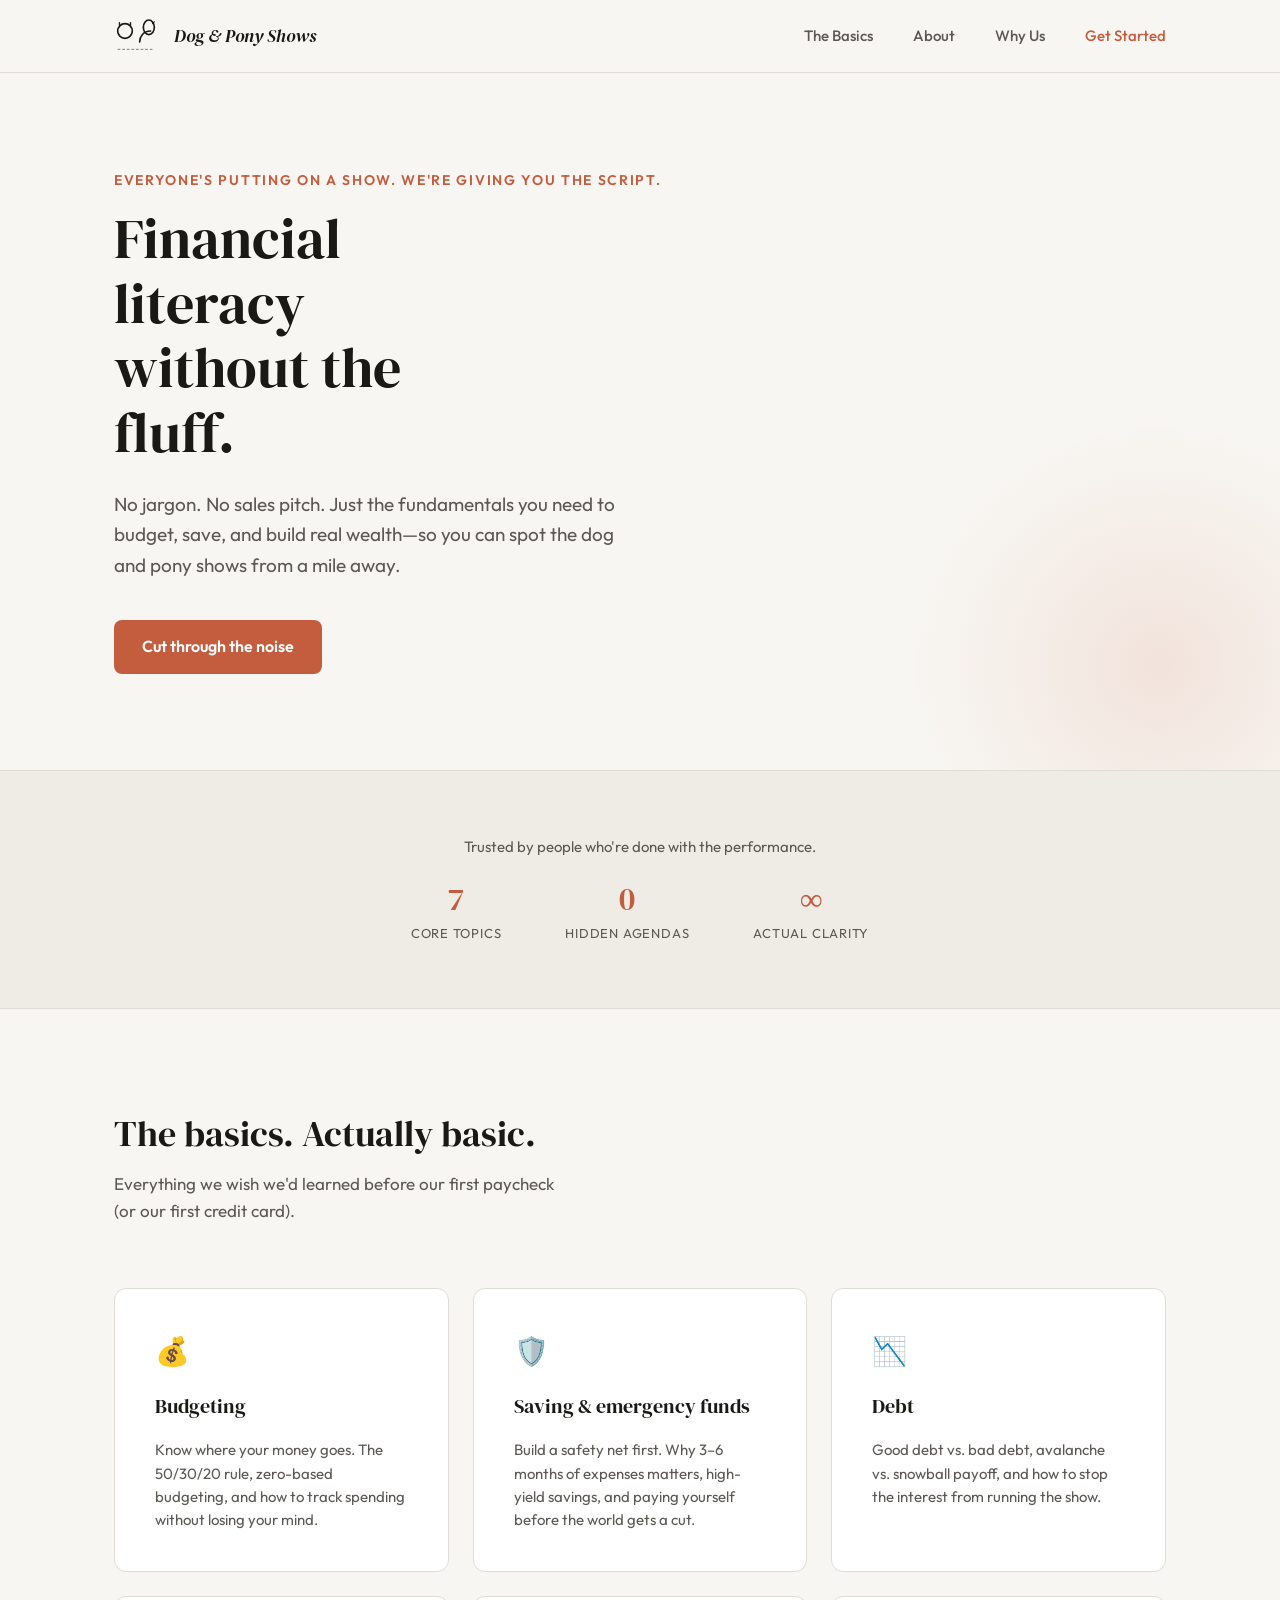
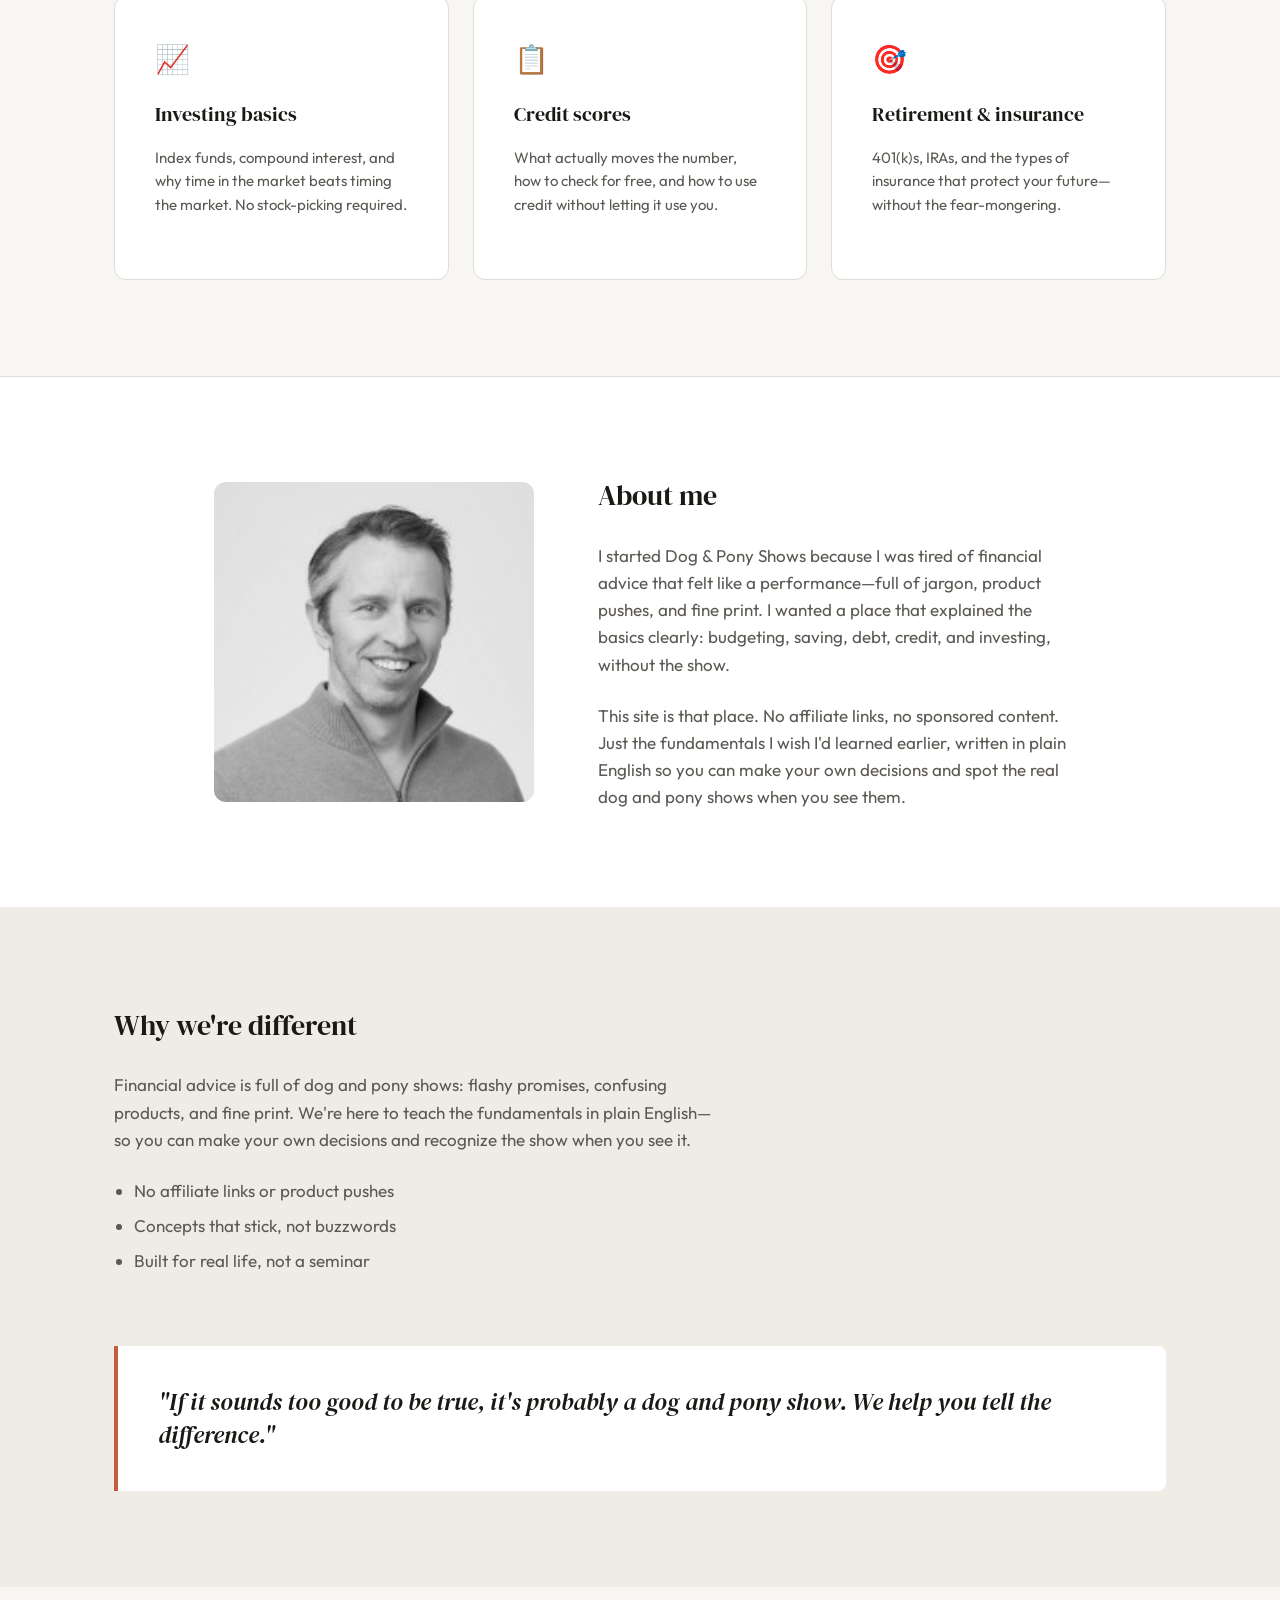
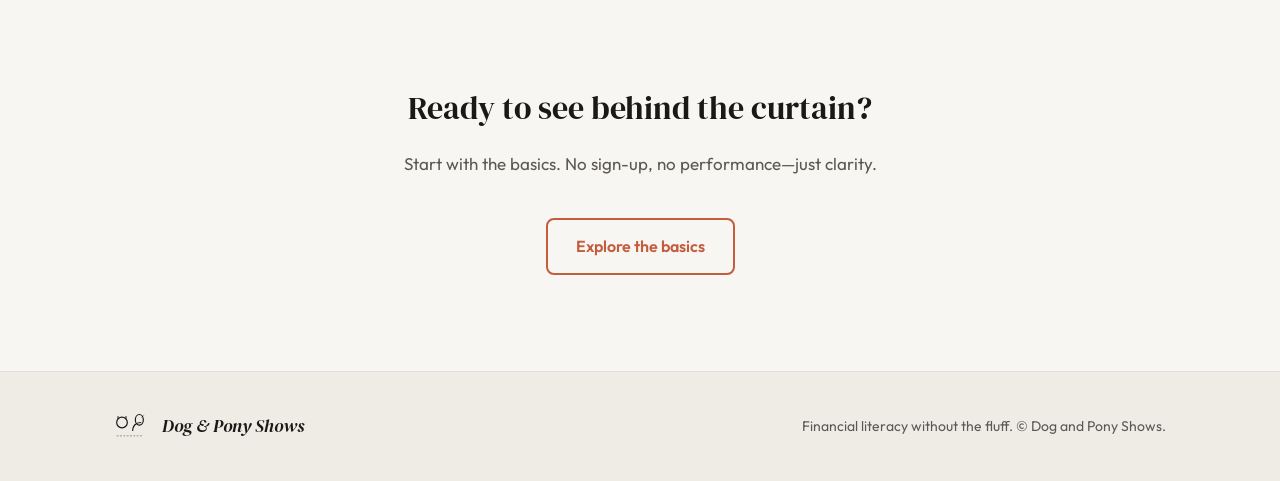
<file: index.html>
<!DOCTYPE html>
<html lang="en">
<head>
  <meta charset="UTF-8">
  <meta name="viewport" content="width=device-width, initial-scale=1.0">
  <title>Dog & Pony Shows | Financial Literacy Without the Fluff</title>
  <meta name="description" content="Cut through the show. Master the basics of budgeting, saving, debt, and investing with straightforward financial literacy.">
  <link rel="icon" type="image/svg+xml" href="favicon.svg">
  <link rel="preconnect" href="https://fonts.googleapis.com">
  <link rel="preconnect" href="https://fonts.gstatic.com" crossorigin>
  <link href="https://fonts.googleapis.com/css2?family=DM+Serif+Display:ital@0;1&family=Outfit:wght@300;400;500;600;700&display=swap" rel="stylesheet">
  <link rel="stylesheet" href="styles.css">
</head>
<body>
  <header class="site-header">
    <div class="container header-inner">
      <a href="index.html" class="logo" aria-label="Dog and Pony Shows Home">
        <svg class="logo-mark" viewBox="0 0 48 40" fill="none" xmlns="http://www.w3.org/2000/svg" aria-hidden="true">
          <!-- Dog: rounded head, ears -->
          <circle cx="12" cy="14" r="8" stroke="currentColor" stroke-width="1.8"/>
          <path d="M6 8v-3M18 8v-3" stroke="currentColor" stroke-width="1.5" stroke-linecap="round"/>
          <!-- Pony: longer face, arched neck -->
          <path d="M28 26c0-6 4-12 12-12" stroke="currentColor" stroke-width="1.8" stroke-linecap="round"/>
          <ellipse cx="38" cy="10" rx="6" ry="8" stroke="currentColor" stroke-width="1.8"/>
          <path d="M42 6l2-2" stroke="currentColor" stroke-width="1.2" stroke-linecap="round"/>
          <!-- Stage line -->
          <path d="M4 34h40" stroke="currentColor" stroke-width="1" stroke-dasharray="3 2" opacity="0.6"/>
        </svg>
        <span class="logo-text">Dog & Pony Shows</span>
      </a>
      <nav class="nav">
        <a href="index.html#basics">The Basics</a>
        <a href="index.html#about-me">About</a>
        <a href="index.html#about">Why Us</a>
        <a href="index.html#start" class="nav-cta">Get Started</a>
      </nav>
    </div>
  </header>

  <main>
    <section class="hero">
      <div class="container hero-inner">
        <p class="hero-tagline">Everyone's putting on a show. We're giving you the script.</p>
        <h1 class="hero-title">Financial literacy without the fluff.</h1>
        <p class="hero-desc">No jargon. No sales pitch. Just the fundamentals you need to budget, save, and build real wealth—so you can spot the dog and pony shows from a mile away.</p>
        <a href="#basics" class="btn btn-primary">Cut through the noise</a>
      </div>
      <div class="hero-accent" aria-hidden="true"></div>
    </section>

    <section class="social-proof">
      <div class="container">
        <p class="social-proof-text">Trusted by people who're done with the performance.</p>
        <div class="stat-row">
          <div class="stat"><span class="stat-num">7</span> <span class="stat-label">Core topics</span></div>
          <div class="stat"><span class="stat-num">0</span> <span class="stat-label">Hidden agendas</span></div>
          <div class="stat"><span class="stat-num">∞</span> <span class="stat-label">Actual clarity</span></div>
        </div>
      </div>
    </section>

    <section id="basics" class="basics">
      <div class="container">
        <h2 class="section-title">The basics. Actually basic.</h2>
        <p class="section-subtitle">Everything we wish we'd learned before our first paycheck (or our first credit card).</p>

        <div class="cards">
          <a href="budgeting.html" class="card-link">
            <article class="card">
              <div class="card-icon" aria-hidden="true">💰</div>
              <h3>Budgeting</h3>
              <p>Know where your money goes. The 50/30/20 rule, zero-based budgeting, and how to track spending without losing your mind.</p>
            </article>
          </a>
          <a href="saving.html" class="card-link">
            <article class="card">
              <div class="card-icon" aria-hidden="true">🛡️</div>
              <h3>Saving & emergency funds</h3>
              <p>Build a safety net first. Why 3–6 months of expenses matters, high-yield savings, and paying yourself before the world gets a cut.</p>
            </article>
          </a>
          <a href="debt.html" class="card-link">
            <article class="card">
              <div class="card-icon" aria-hidden="true">📉</div>
              <h3>Debt</h3>
              <p>Good debt vs. bad debt, avalanche vs. snowball payoff, and how to stop the interest from running the show.</p>
            </article>
          </a>
          <a href="investing.html" class="card-link">
            <article class="card">
              <div class="card-icon" aria-hidden="true">📈</div>
              <h3>Investing basics</h3>
              <p>Index funds, compound interest, and why time in the market beats timing the market. No stock-picking required.</p>
            </article>
          </a>
          <a href="credit-cards.html" class="card-link">
            <article class="card">
              <div class="card-icon" aria-hidden="true">📋</div>
              <h3>Credit scores</h3>
              <p>What actually moves the number, how to check for free, and how to use credit without letting it use you.</p>
            </article>
          </a>
          <a href="retirement-insurance.html" class="card-link">
            <article class="card">
              <div class="card-icon" aria-hidden="true">🎯</div>
              <h3>Retirement & insurance</h3>
              <p>401(k)s, IRAs, and the types of insurance that protect your future—without the fear-mongering.</p>
            </article>
          </a>
        </div>
      </div>
    </section>

    <section id="about-me" class="about-me">
      <div class="container about-me-inner">
        <div class="about-me-photo">
          <img src="images/paddym.jpeg" alt="Photo of the author" width="320" height="320" onerror="this.onerror=null; this.src='https://placehold.co/320x320/efece6/5c5954?text=Photo';">
        </div>
        <div class="about-me-content">
          <h2>About me</h2>
          <p>I started Dog & Pony Shows because I was tired of financial advice that felt like a performance—full of jargon, product pushes, and fine print. I wanted a place that explained the basics clearly: budgeting, saving, debt, credit, and investing, without the show.</p>
          <p>This site is that place. No affiliate links, no sponsored content. Just the fundamentals I wish I'd learned earlier, written in plain English so you can make your own decisions and spot the real dog and pony shows when you see them.</p>
        </div>
      </div>
    </section>

    <section id="about" class="about">
      <div class="container about-inner">
        <div class="about-content">
          <h2>Why we're different</h2>
          <p>Financial advice is full of dog and pony shows: flashy promises, confusing products, and fine print. We're here to teach the fundamentals in plain English—so you can make your own decisions and recognize the show when you see it.</p>
          <ul class="about-list">
            <li>No affiliate links or product pushes</li>
            <li>Concepts that stick, not buzzwords</li>
            <li>Built for real life, not a seminar</li>
          </ul>
        </div>
        <blockquote class="pullquote">
          "If it sounds too good to be true, it's probably a dog and pony show. We help you tell the difference."
        </blockquote>
      </div>
    </section>

    <section id="start" class="cta">
      <div class="container cta-inner">
        <h2>Ready to see behind the curtain?</h2>
        <p>Start with the basics. No sign-up, no performance—just clarity.</p>
        <a href="#basics" class="btn btn-secondary">Explore the basics</a>
      </div>
    </section>
  </main>

  <footer class="site-footer">
    <div class="container footer-inner">
      <a href="index.html" class="logo logo-footer">
        <svg class="logo-mark" viewBox="0 0 48 40" fill="none" xmlns="http://www.w3.org/2000/svg" aria-hidden="true">
          <circle cx="12" cy="14" r="8" stroke="currentColor" stroke-width="1.8"/>
          <path d="M6 8v-3M18 8v-3" stroke="currentColor" stroke-width="1.5" stroke-linecap="round"/>
          <path d="M28 26c0-6 4-12 12-12" stroke="currentColor" stroke-width="1.8" stroke-linecap="round"/>
          <ellipse cx="38" cy="10" rx="6" ry="8" stroke="currentColor" stroke-width="1.8"/>
          <path d="M42 6l2-2" stroke="currentColor" stroke-width="1.2" stroke-linecap="round"/>
          <path d="M4 34h40" stroke="currentColor" stroke-width="1" stroke-dasharray="3 2" opacity="0.6"/>
        </svg>
        <span class="logo-text">Dog & Pony Shows</span>
      </a>
      <p class="footer-tagline">Financial literacy without the fluff. &copy; Dog and Pony Shows.</p>
    </div>
  </footer>
</body>
</html>
</file>
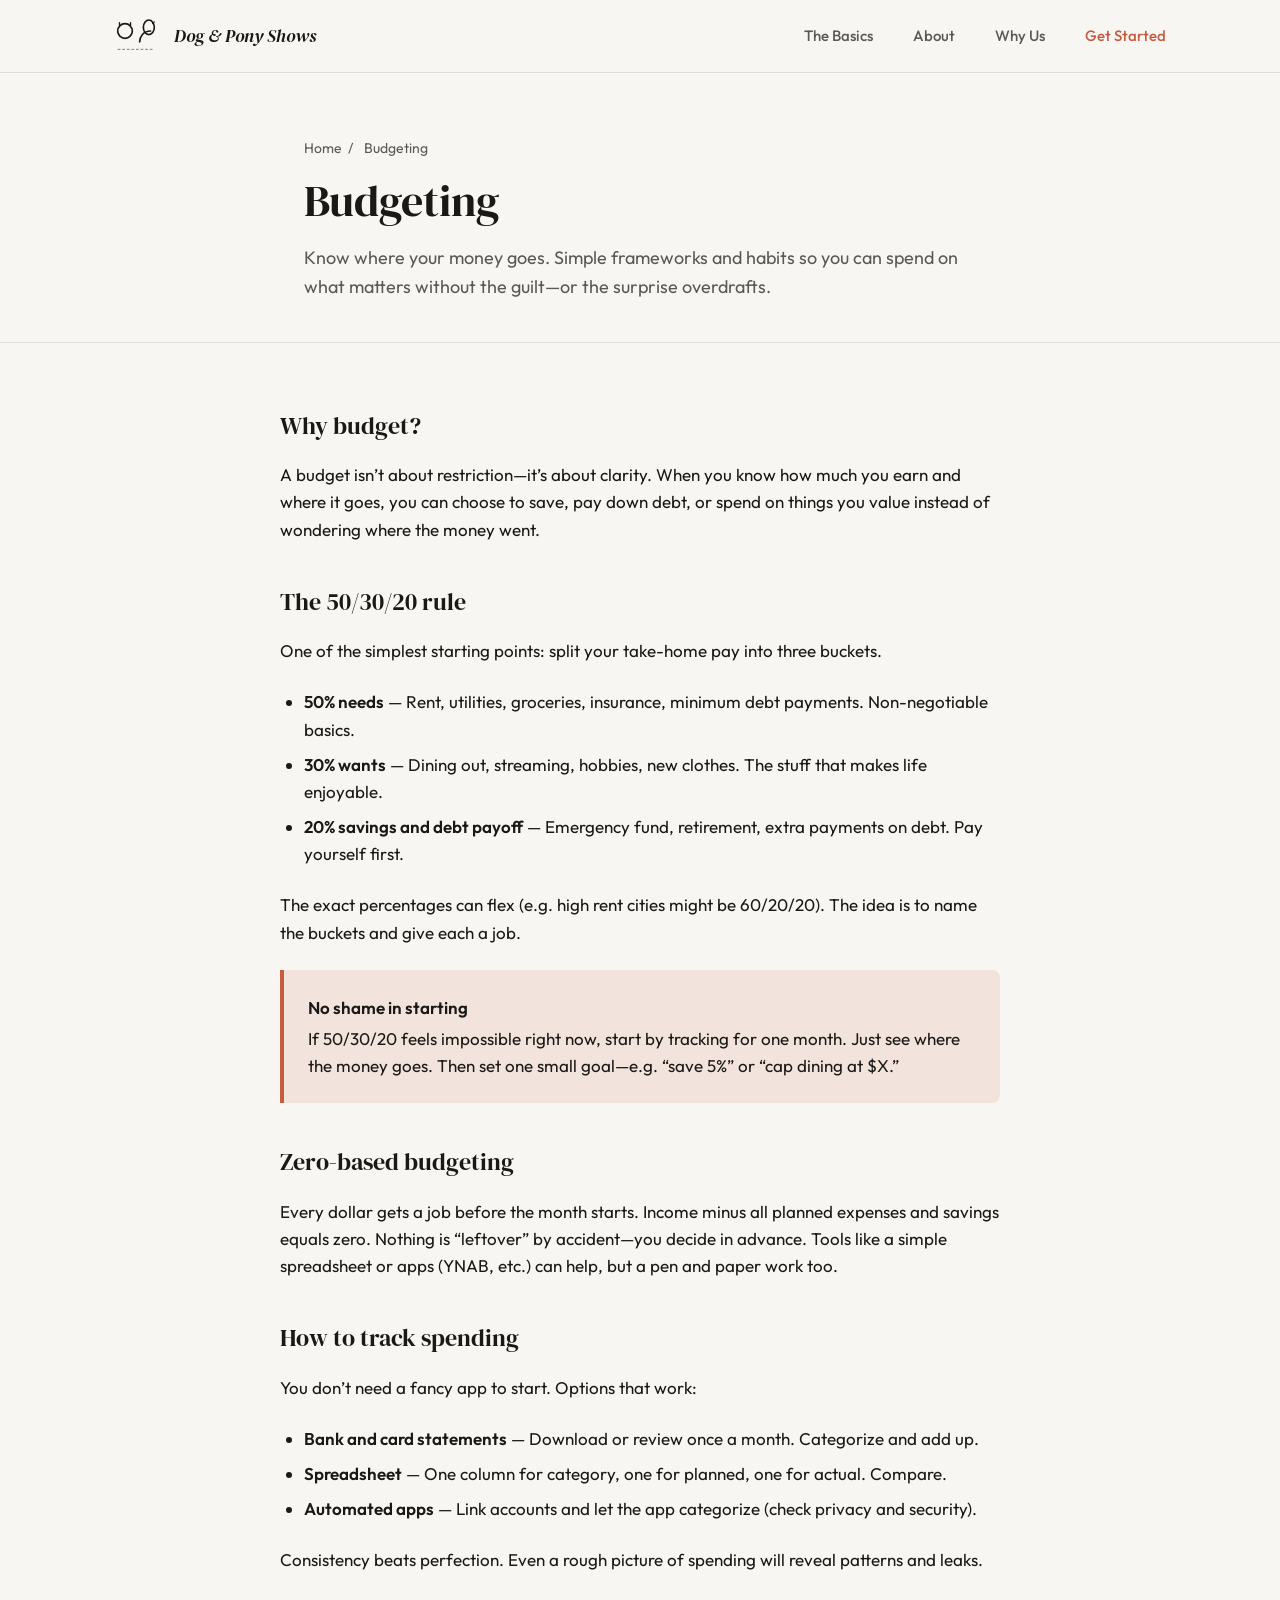
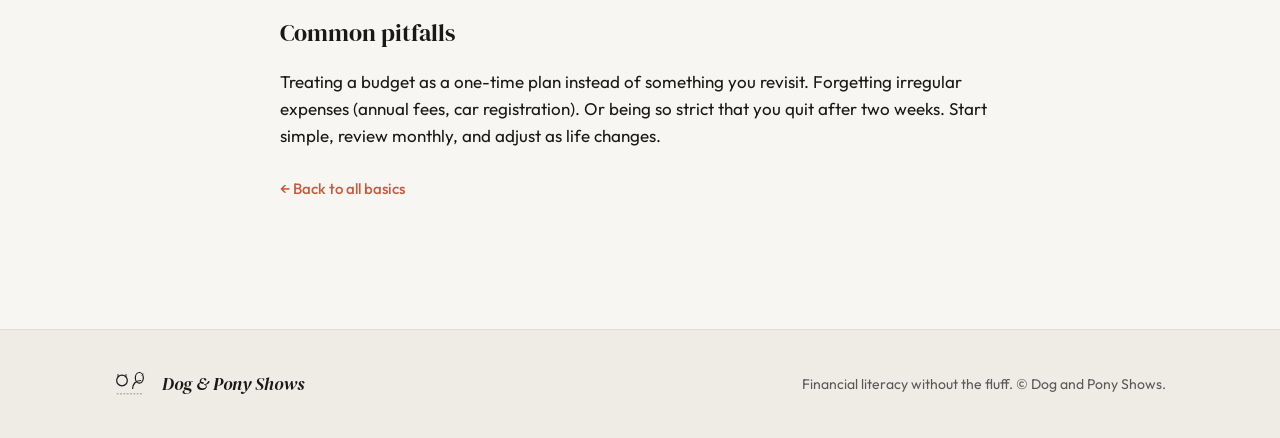
<file: budgeting.html>
<!DOCTYPE html>
<html lang="en">
<head>
  <meta charset="UTF-8">
  <meta name="viewport" content="width=device-width, initial-scale=1.0">
  <title>Budgeting Basics | Dog & Pony Shows</title>
  <meta name="description" content="The 50/30/20 rule, zero-based budgeting, and how to track spending so you know where your money goes.">
  <link rel="icon" type="image/svg+xml" href="favicon.svg">
  <link rel="preconnect" href="https://fonts.googleapis.com">
  <link rel="preconnect" href="https://fonts.gstatic.com" crossorigin>
  <link href="https://fonts.googleapis.com/css2?family=DM+Serif+Display:ital@0;1&family=Outfit:wght@300;400;500;600;700&display=swap" rel="stylesheet">
  <link rel="stylesheet" href="styles.css">
</head>
<body>
  <header class="site-header">
    <div class="container header-inner">
      <a href="index.html" class="logo" aria-label="Dog and Pony Shows Home">
        <svg class="logo-mark" viewBox="0 0 48 40" fill="none" xmlns="http://www.w3.org/2000/svg" aria-hidden="true">
          <circle cx="12" cy="14" r="8" stroke="currentColor" stroke-width="1.8"/>
          <path d="M6 8v-3M18 8v-3" stroke="currentColor" stroke-width="1.5" stroke-linecap="round"/>
          <path d="M28 26c0-6 4-12 12-12" stroke="currentColor" stroke-width="1.8" stroke-linecap="round"/>
          <ellipse cx="38" cy="10" rx="6" ry="8" stroke="currentColor" stroke-width="1.8"/>
          <path d="M42 6l2-2" stroke="currentColor" stroke-width="1.2" stroke-linecap="round"/>
          <path d="M4 34h40" stroke="currentColor" stroke-width="1" stroke-dasharray="3 2" opacity="0.6"/>
        </svg>
        <span class="logo-text">Dog & Pony Shows</span>
      </a>
      <nav class="nav">
        <a href="index.html#basics">The Basics</a>
        <a href="index.html#about-me">About</a>
        <a href="index.html#about">Why Us</a>
        <a href="index.html#start" class="nav-cta">Get Started</a>
      </nav>
    </div>
  </header>

  <main>
    <section class="page-hero">
      <div class="container">
        <nav class="breadcrumb">
          <a href="index.html">Home</a><span>/</span><span>Budgeting</span>
        </nav>
        <h1 class="page-title">Budgeting</h1>
        <p class="page-intro">Know where your money goes. Simple frameworks and habits so you can spend on what matters without the guilt—or the surprise overdrafts.</p>
      </div>
    </section>

    <article class="article-body container">
      <h2>Why budget?</h2>
      <p>A budget isn’t about restriction—it’s about clarity. When you know how much you earn and where it goes, you can choose to save, pay down debt, or spend on things you value instead of wondering where the money went.</p>

      <h2>The 50/30/20 rule</h2>
      <p>One of the simplest starting points: split your take-home pay into three buckets.</p>
      <ul>
        <li><strong>50% needs</strong> — Rent, utilities, groceries, insurance, minimum debt payments. Non-negotiable basics.</li>
        <li><strong>30% wants</strong> — Dining out, streaming, hobbies, new clothes. The stuff that makes life enjoyable.</li>
        <li><strong>20% savings and debt payoff</strong> — Emergency fund, retirement, extra payments on debt. Pay yourself first.</li>
      </ul>
      <p>The exact percentages can flex (e.g. high rent cities might be 60/20/20). The idea is to name the buckets and give each a job.</p>

      <div class="tip">
        <strong>No shame in starting</strong>
        If 50/30/20 feels impossible right now, start by tracking for one month. Just see where the money goes. Then set one small goal—e.g. “save 5%” or “cap dining at $X.”
      </div>

      <h2>Zero-based budgeting</h2>
      <p>Every dollar gets a job before the month starts. Income minus all planned expenses and savings equals zero. Nothing is “leftover” by accident—you decide in advance. Tools like a simple spreadsheet or apps (YNAB, etc.) can help, but a pen and paper work too.</p>

      <h2>How to track spending</h2>
      <p>You don’t need a fancy app to start. Options that work:</p>
      <ul>
        <li><strong>Bank and card statements</strong> — Download or review once a month. Categorize and add up.</li>
        <li><strong>Spreadsheet</strong> — One column for category, one for planned, one for actual. Compare.</li>
        <li><strong>Automated apps</strong> — Link accounts and let the app categorize (check privacy and security).</li>
      </ul>
      <p>Consistency beats perfection. Even a rough picture of spending will reveal patterns and leaks.</p>

      <h2>Common pitfalls</h2>
      <p>Treating a budget as a one-time plan instead of something you revisit. Forgetting irregular expenses (annual fees, car registration). Or being so strict that you quit after two weeks. Start simple, review monthly, and adjust as life changes.</p>

      <p><a href="index.html#basics" class="back-link">← Back to all basics</a></p>
    </article>
  </main>

  <footer class="site-footer">
    <div class="container footer-inner">
      <a href="index.html" class="logo logo-footer">
        <svg class="logo-mark" viewBox="0 0 48 40" fill="none" xmlns="http://www.w3.org/2000/svg" aria-hidden="true">
          <circle cx="12" cy="14" r="8" stroke="currentColor" stroke-width="1.8"/>
          <path d="M6 8v-3M18 8v-3" stroke="currentColor" stroke-width="1.5" stroke-linecap="round"/>
          <path d="M28 26c0-6 4-12 12-12" stroke="currentColor" stroke-width="1.8" stroke-linecap="round"/>
          <ellipse cx="38" cy="10" rx="6" ry="8" stroke="currentColor" stroke-width="1.8"/>
          <path d="M42 6l2-2" stroke="currentColor" stroke-width="1.2" stroke-linecap="round"/>
          <path d="M4 34h40" stroke="currentColor" stroke-width="1" stroke-dasharray="3 2" opacity="0.6"/>
        </svg>
        <span class="logo-text">Dog & Pony Shows</span>
      </a>
      <p class="footer-tagline">Financial literacy without the fluff. &copy; Dog and Pony Shows.</p>
    </div>
  </footer>
</body>
</html>
</file>
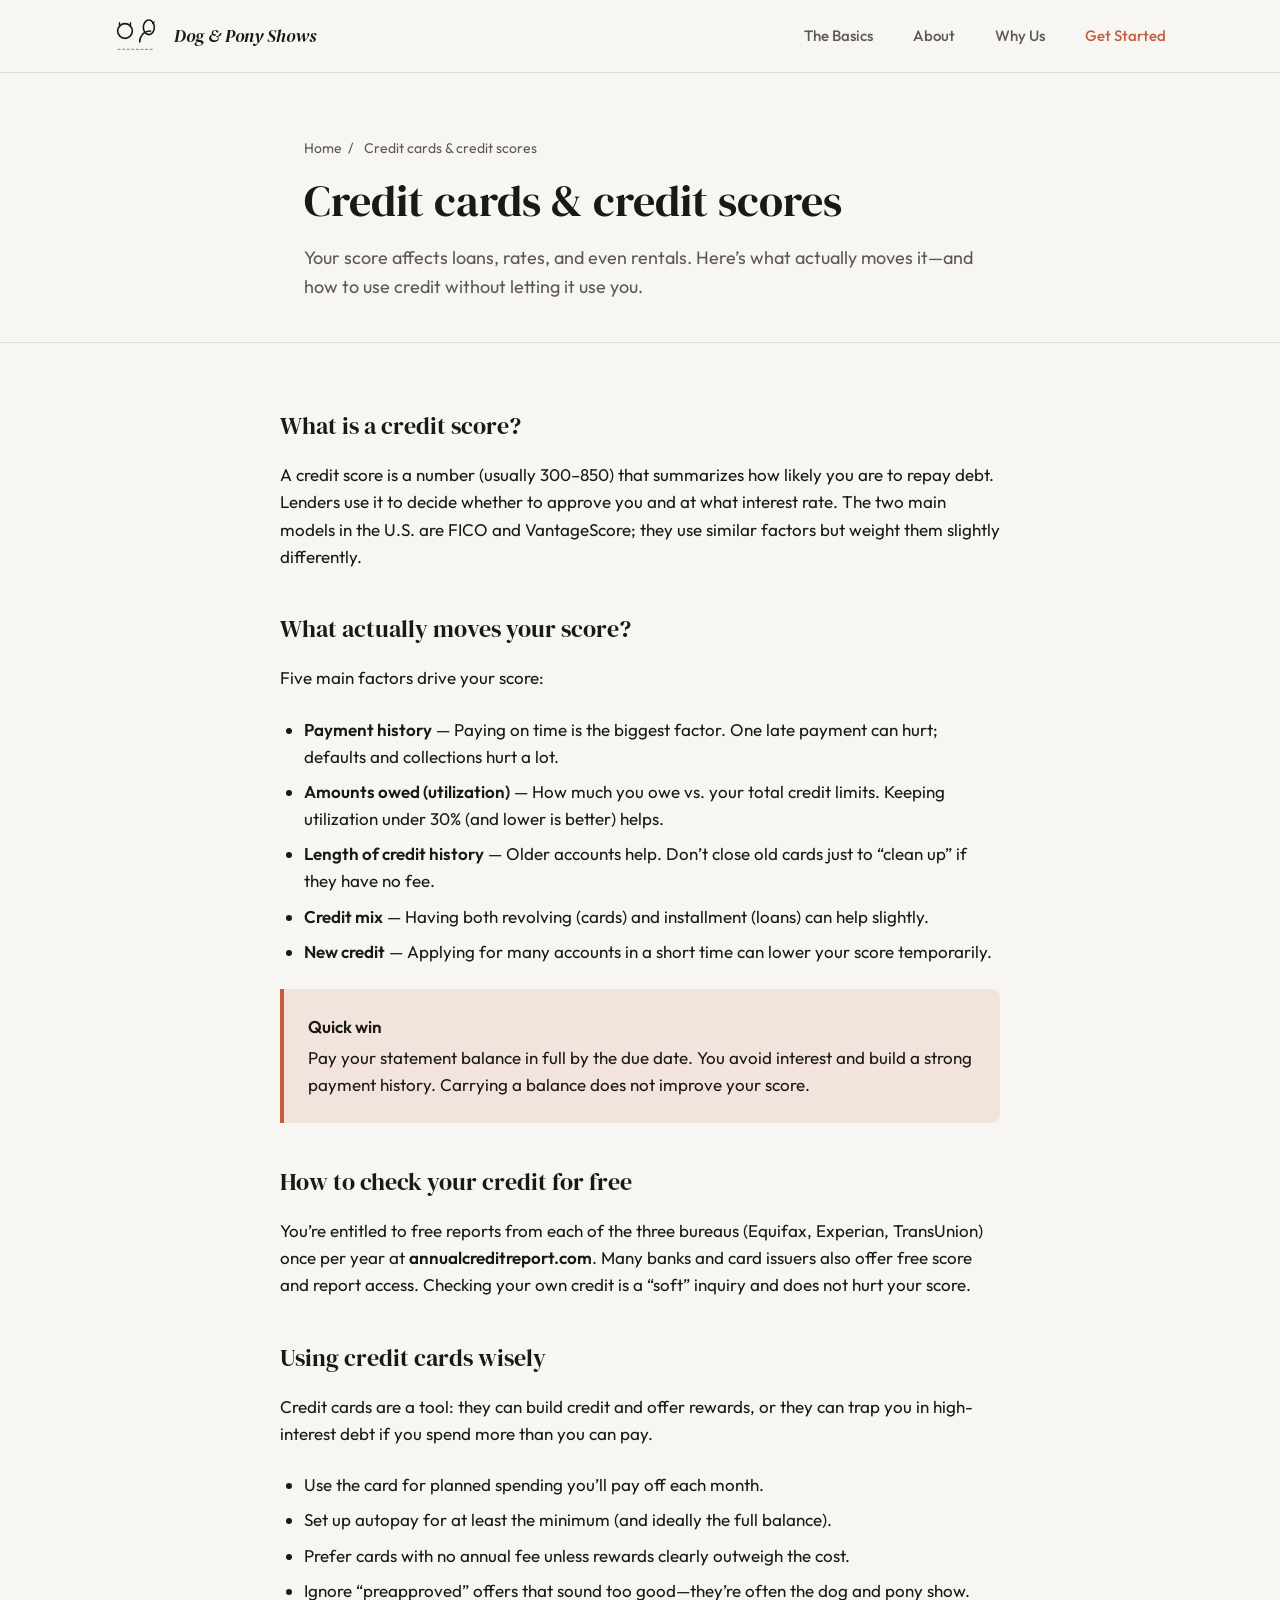
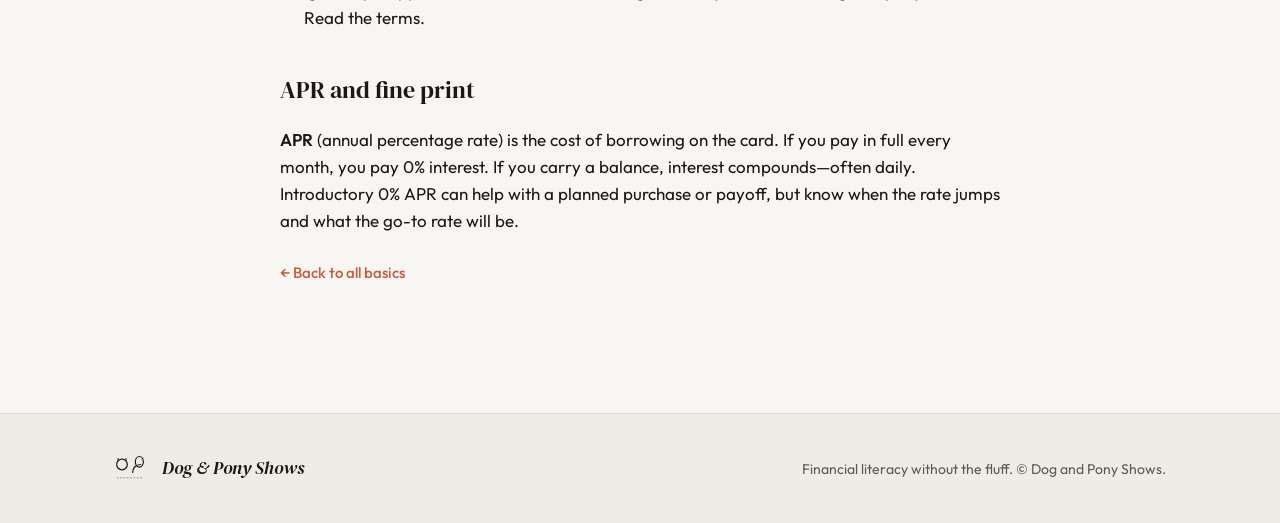
<file: credit-cards.html>
<!DOCTYPE html>
<html lang="en">
<head>
  <meta charset="UTF-8">
  <meta name="viewport" content="width=device-width, initial-scale=1.0">
  <title>Credit Cards & Credit Scores | Dog & Pony Shows</title>
  <meta name="description" content="What actually moves your credit score, how to check for free, and how to use credit cards without letting them use you.">
  <link rel="icon" type="image/svg+xml" href="favicon.svg">
  <link rel="preconnect" href="https://fonts.googleapis.com">
  <link rel="preconnect" href="https://fonts.gstatic.com" crossorigin>
  <link href="https://fonts.googleapis.com/css2?family=DM+Serif+Display:ital@0;1&family=Outfit:wght@300;400;500;600;700&display=swap" rel="stylesheet">
  <link rel="stylesheet" href="styles.css">
</head>
<body>
  <header class="site-header">
    <div class="container header-inner">
      <a href="index.html" class="logo" aria-label="Dog and Pony Shows Home">
        <svg class="logo-mark" viewBox="0 0 48 40" fill="none" xmlns="http://www.w3.org/2000/svg" aria-hidden="true">
          <circle cx="12" cy="14" r="8" stroke="currentColor" stroke-width="1.8"/>
          <path d="M6 8v-3M18 8v-3" stroke="currentColor" stroke-width="1.5" stroke-linecap="round"/>
          <path d="M28 26c0-6 4-12 12-12" stroke="currentColor" stroke-width="1.8" stroke-linecap="round"/>
          <ellipse cx="38" cy="10" rx="6" ry="8" stroke="currentColor" stroke-width="1.8"/>
          <path d="M42 6l2-2" stroke="currentColor" stroke-width="1.2" stroke-linecap="round"/>
          <path d="M4 34h40" stroke="currentColor" stroke-width="1" stroke-dasharray="3 2" opacity="0.6"/>
        </svg>
        <span class="logo-text">Dog & Pony Shows</span>
      </a>
      <nav class="nav">
        <a href="index.html#basics">The Basics</a>
        <a href="index.html#about-me">About</a>
        <a href="index.html#about">Why Us</a>
        <a href="index.html#start" class="nav-cta">Get Started</a>
      </nav>
    </div>
  </header>

  <main>
    <section class="page-hero">
      <div class="container">
        <nav class="breadcrumb">
          <a href="index.html">Home</a><span>/</span><span>Credit cards & credit scores</span>
        </nav>
        <h1 class="page-title">Credit cards & credit scores</h1>
        <p class="page-intro">Your score affects loans, rates, and even rentals. Here’s what actually moves it—and how to use credit without letting it use you.</p>
      </div>
    </section>

    <article class="article-body container">
      <h2>What is a credit score?</h2>
      <p>A credit score is a number (usually 300–850) that summarizes how likely you are to repay debt. Lenders use it to decide whether to approve you and at what interest rate. The two main models in the U.S. are FICO and VantageScore; they use similar factors but weight them slightly differently.</p>

      <h2>What actually moves your score?</h2>
      <p>Five main factors drive your score:</p>
      <ul>
        <li><strong>Payment history</strong> — Paying on time is the biggest factor. One late payment can hurt; defaults and collections hurt a lot.</li>
        <li><strong>Amounts owed (utilization)</strong> — How much you owe vs. your total credit limits. Keeping utilization under 30% (and lower is better) helps.</li>
        <li><strong>Length of credit history</strong> — Older accounts help. Don’t close old cards just to “clean up” if they have no fee.</li>
        <li><strong>Credit mix</strong> — Having both revolving (cards) and installment (loans) can help slightly.</li>
        <li><strong>New credit</strong> — Applying for many accounts in a short time can lower your score temporarily.</li>
      </ul>

      <div class="tip">
        <strong>Quick win</strong>
        Pay your statement balance in full by the due date. You avoid interest and build a strong payment history. Carrying a balance does not improve your score.
      </div>

      <h2>How to check your credit for free</h2>
      <p>You’re entitled to free reports from each of the three bureaus (Equifax, Experian, TransUnion) once per year at <strong>annualcreditreport.com</strong>. Many banks and card issuers also offer free score and report access. Checking your own credit is a “soft” inquiry and does not hurt your score.</p>

      <h2>Using credit cards wisely</h2>
      <p>Credit cards are a tool: they can build credit and offer rewards, or they can trap you in high-interest debt if you spend more than you can pay.</p>
      <ul>
        <li>Use the card for planned spending you’ll pay off each month.</li>
        <li>Set up autopay for at least the minimum (and ideally the full balance).</li>
        <li>Prefer cards with no annual fee unless rewards clearly outweigh the cost.</li>
        <li>Ignore “preapproved” offers that sound too good—they’re often the dog and pony show. Read the terms.</li>
      </ul>

      <h2>APR and fine print</h2>
      <p><strong>APR</strong> (annual percentage rate) is the cost of borrowing on the card. If you pay in full every month, you pay 0% interest. If you carry a balance, interest compounds—often daily. Introductory 0% APR can help with a planned purchase or payoff, but know when the rate jumps and what the go-to rate will be.</p>

      <p><a href="index.html#basics" class="back-link">← Back to all basics</a></p>
    </article>
  </main>

  <footer class="site-footer">
    <div class="container footer-inner">
      <a href="index.html" class="logo logo-footer">
        <svg class="logo-mark" viewBox="0 0 48 40" fill="none" xmlns="http://www.w3.org/2000/svg" aria-hidden="true">
          <circle cx="12" cy="14" r="8" stroke="currentColor" stroke-width="1.8"/>
          <path d="M6 8v-3M18 8v-3" stroke="currentColor" stroke-width="1.5" stroke-linecap="round"/>
          <path d="M28 26c0-6 4-12 12-12" stroke="currentColor" stroke-width="1.8" stroke-linecap="round"/>
          <ellipse cx="38" cy="10" rx="6" ry="8" stroke="currentColor" stroke-width="1.8"/>
          <path d="M42 6l2-2" stroke="currentColor" stroke-width="1.2" stroke-linecap="round"/>
          <path d="M4 34h40" stroke="currentColor" stroke-width="1" stroke-dasharray="3 2" opacity="0.6"/>
        </svg>
        <span class="logo-text">Dog & Pony Shows</span>
      </a>
      <p class="footer-tagline">Financial literacy without the fluff. &copy; Dog and Pony Shows.</p>
    </div>
  </footer>
</body>
</html>
</file>
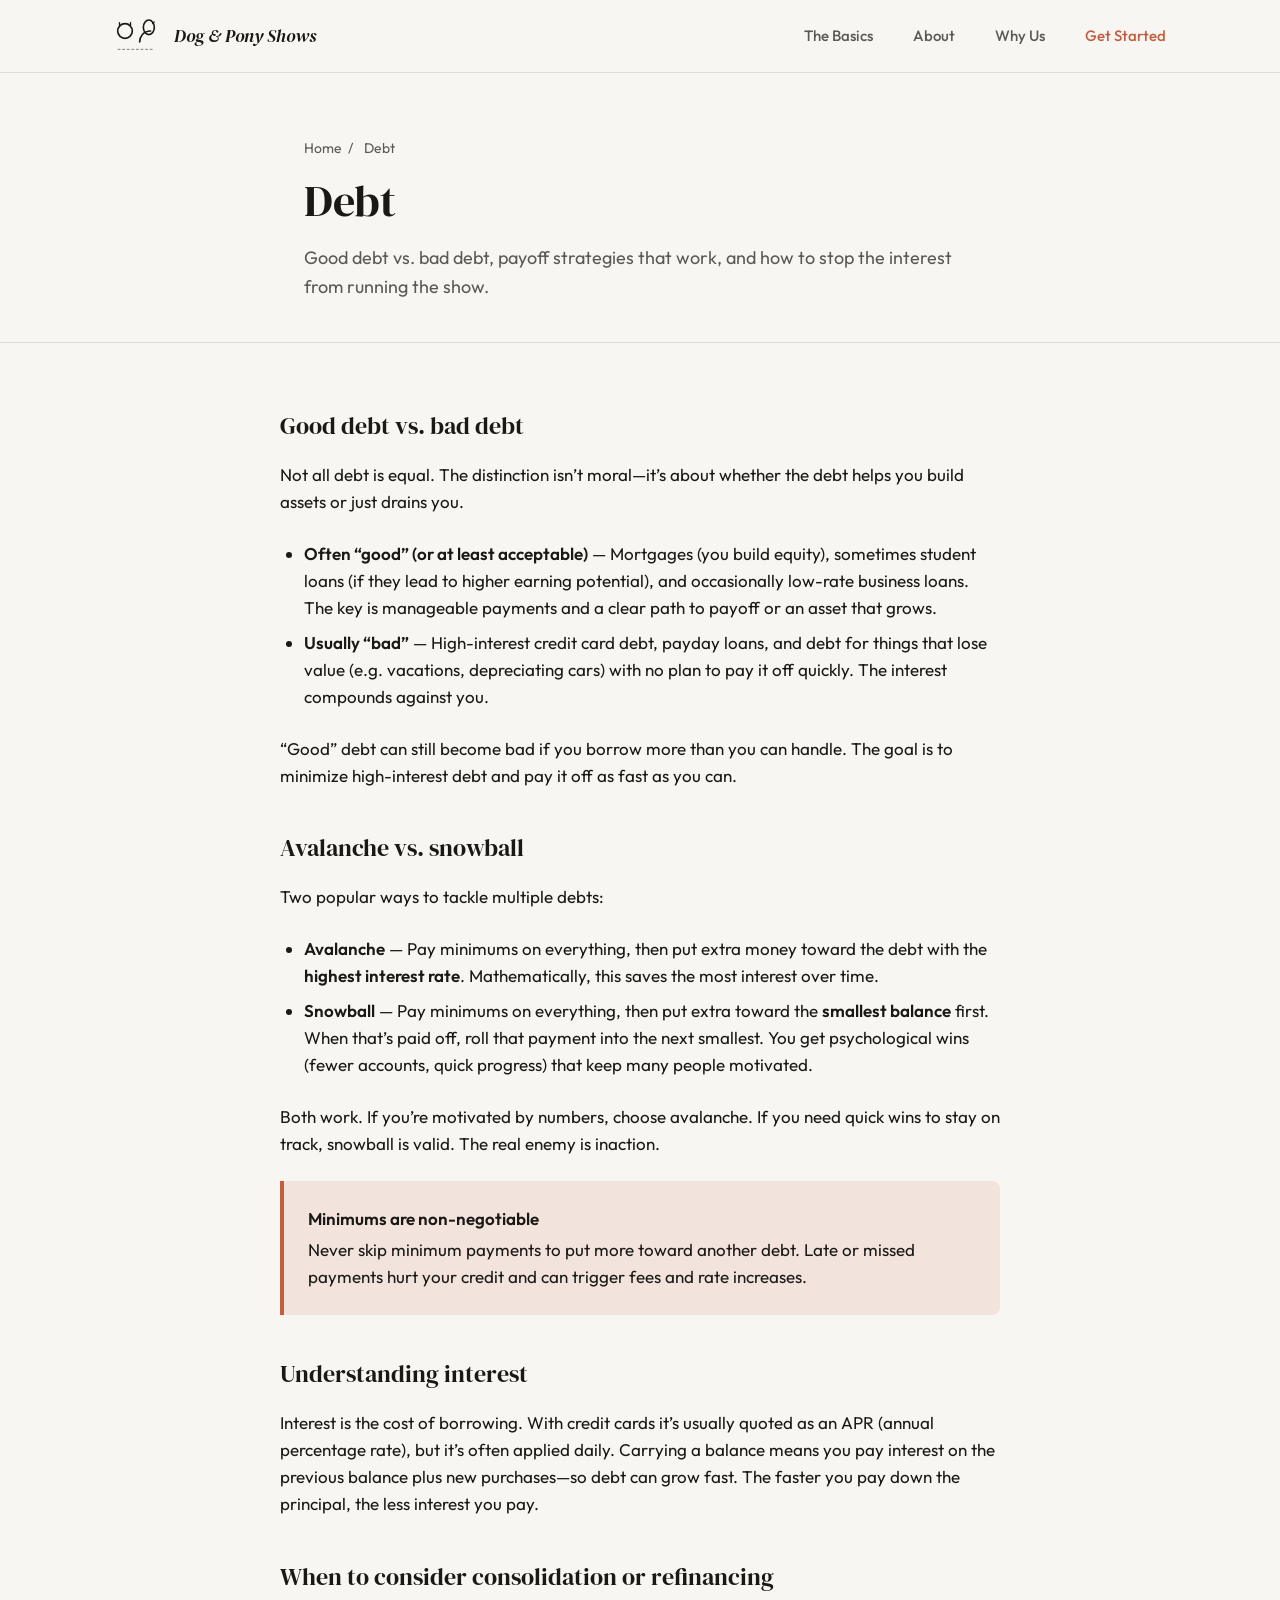
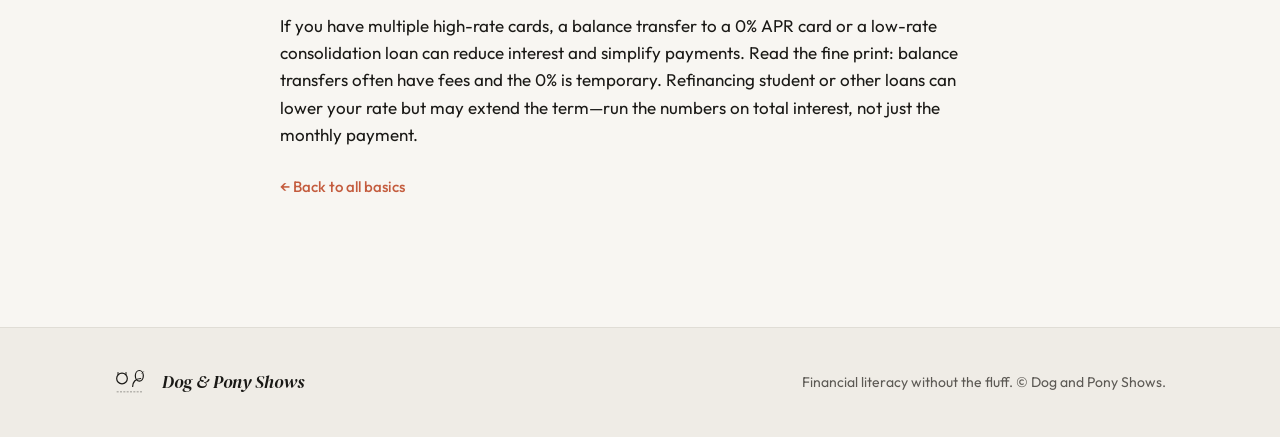
<file: debt.html>
<!DOCTYPE html>
<html lang="en">
<head>
  <meta charset="UTF-8">
  <meta name="viewport" content="width=device-width, initial-scale=1.0">
  <title>Debt Basics | Dog & Pony Shows</title>
  <meta name="description" content="Good debt vs. bad debt, avalanche vs. snowball payoff, and how to stop interest from running the show.">
  <link rel="icon" type="image/svg+xml" href="favicon.svg">
  <link rel="preconnect" href="https://fonts.googleapis.com">
  <link rel="preconnect" href="https://fonts.gstatic.com" crossorigin>
  <link href="https://fonts.googleapis.com/css2?family=DM+Serif+Display:ital@0;1&family=Outfit:wght@300;400;500;600;700&display=swap" rel="stylesheet">
  <link rel="stylesheet" href="styles.css">
</head>
<body>
  <header class="site-header">
    <div class="container header-inner">
      <a href="index.html" class="logo" aria-label="Dog and Pony Shows Home">
        <svg class="logo-mark" viewBox="0 0 48 40" fill="none" xmlns="http://www.w3.org/2000/svg" aria-hidden="true">
          <circle cx="12" cy="14" r="8" stroke="currentColor" stroke-width="1.8"/>
          <path d="M6 8v-3M18 8v-3" stroke="currentColor" stroke-width="1.5" stroke-linecap="round"/>
          <path d="M28 26c0-6 4-12 12-12" stroke="currentColor" stroke-width="1.8" stroke-linecap="round"/>
          <ellipse cx="38" cy="10" rx="6" ry="8" stroke="currentColor" stroke-width="1.8"/>
          <path d="M42 6l2-2" stroke="currentColor" stroke-width="1.2" stroke-linecap="round"/>
          <path d="M4 34h40" stroke="currentColor" stroke-width="1" stroke-dasharray="3 2" opacity="0.6"/>
        </svg>
        <span class="logo-text">Dog & Pony Shows</span>
      </a>
      <nav class="nav">
        <a href="index.html#basics">The Basics</a>
        <a href="index.html#about-me">About</a>
        <a href="index.html#about">Why Us</a>
        <a href="index.html#start" class="nav-cta">Get Started</a>
      </nav>
    </div>
  </header>

  <main>
    <section class="page-hero">
      <div class="container">
        <nav class="breadcrumb">
          <a href="index.html">Home</a><span>/</span><span>Debt</span>
        </nav>
        <h1 class="page-title">Debt</h1>
        <p class="page-intro">Good debt vs. bad debt, payoff strategies that work, and how to stop the interest from running the show.</p>
      </div>
    </section>

    <article class="article-body container">
      <h2>Good debt vs. bad debt</h2>
      <p>Not all debt is equal. The distinction isn’t moral—it’s about whether the debt helps you build assets or just drains you.</p>
      <ul>
        <li><strong>Often “good” (or at least acceptable)</strong> — Mortgages (you build equity), sometimes student loans (if they lead to higher earning potential), and occasionally low-rate business loans. The key is manageable payments and a clear path to payoff or an asset that grows.</li>
        <li><strong>Usually “bad”</strong> — High-interest credit card debt, payday loans, and debt for things that lose value (e.g. vacations, depreciating cars) with no plan to pay it off quickly. The interest compounds against you.</li>
      </ul>
      <p>“Good” debt can still become bad if you borrow more than you can handle. The goal is to minimize high-interest debt and pay it off as fast as you can.</p>

      <h2>Avalanche vs. snowball</h2>
      <p>Two popular ways to tackle multiple debts:</p>
      <ul>
        <li><strong>Avalanche</strong> — Pay minimums on everything, then put extra money toward the debt with the <strong>highest interest rate</strong>. Mathematically, this saves the most interest over time.</li>
        <li><strong>Snowball</strong> — Pay minimums on everything, then put extra toward the <strong>smallest balance</strong> first. When that’s paid off, roll that payment into the next smallest. You get psychological wins (fewer accounts, quick progress) that keep many people motivated.</li>
      </ul>
      <p>Both work. If you’re motivated by numbers, choose avalanche. If you need quick wins to stay on track, snowball is valid. The real enemy is inaction.</p>

      <div class="tip">
        <strong>Minimums are non-negotiable</strong>
        Never skip minimum payments to put more toward another debt. Late or missed payments hurt your credit and can trigger fees and rate increases.
      </div>

      <h2>Understanding interest</h2>
      <p>Interest is the cost of borrowing. With credit cards it’s usually quoted as an APR (annual percentage rate), but it’s often applied daily. Carrying a balance means you pay interest on the previous balance plus new purchases—so debt can grow fast. The faster you pay down the principal, the less interest you pay.</p>

      <h2>When to consider consolidation or refinancing</h2>
      <p>If you have multiple high-rate cards, a balance transfer to a 0% APR card or a low-rate consolidation loan can reduce interest and simplify payments. Read the fine print: balance transfers often have fees and the 0% is temporary. Refinancing student or other loans can lower your rate but may extend the term—run the numbers on total interest, not just the monthly payment.</p>

      <p><a href="index.html#basics" class="back-link">← Back to all basics</a></p>
    </article>
  </main>

  <footer class="site-footer">
    <div class="container footer-inner">
      <a href="index.html" class="logo logo-footer">
        <svg class="logo-mark" viewBox="0 0 48 40" fill="none" xmlns="http://www.w3.org/2000/svg" aria-hidden="true">
          <circle cx="12" cy="14" r="8" stroke="currentColor" stroke-width="1.8"/>
          <path d="M6 8v-3M18 8v-3" stroke="currentColor" stroke-width="1.5" stroke-linecap="round"/>
          <path d="M28 26c0-6 4-12 12-12" stroke="currentColor" stroke-width="1.8" stroke-linecap="round"/>
          <ellipse cx="38" cy="10" rx="6" ry="8" stroke="currentColor" stroke-width="1.8"/>
          <path d="M42 6l2-2" stroke="currentColor" stroke-width="1.2" stroke-linecap="round"/>
          <path d="M4 34h40" stroke="currentColor" stroke-width="1" stroke-dasharray="3 2" opacity="0.6"/>
        </svg>
        <span class="logo-text">Dog & Pony Shows</span>
      </a>
      <p class="footer-tagline">Financial literacy without the fluff. &copy; Dog and Pony Shows.</p>
    </div>
  </footer>
</body>
</html>
</file>
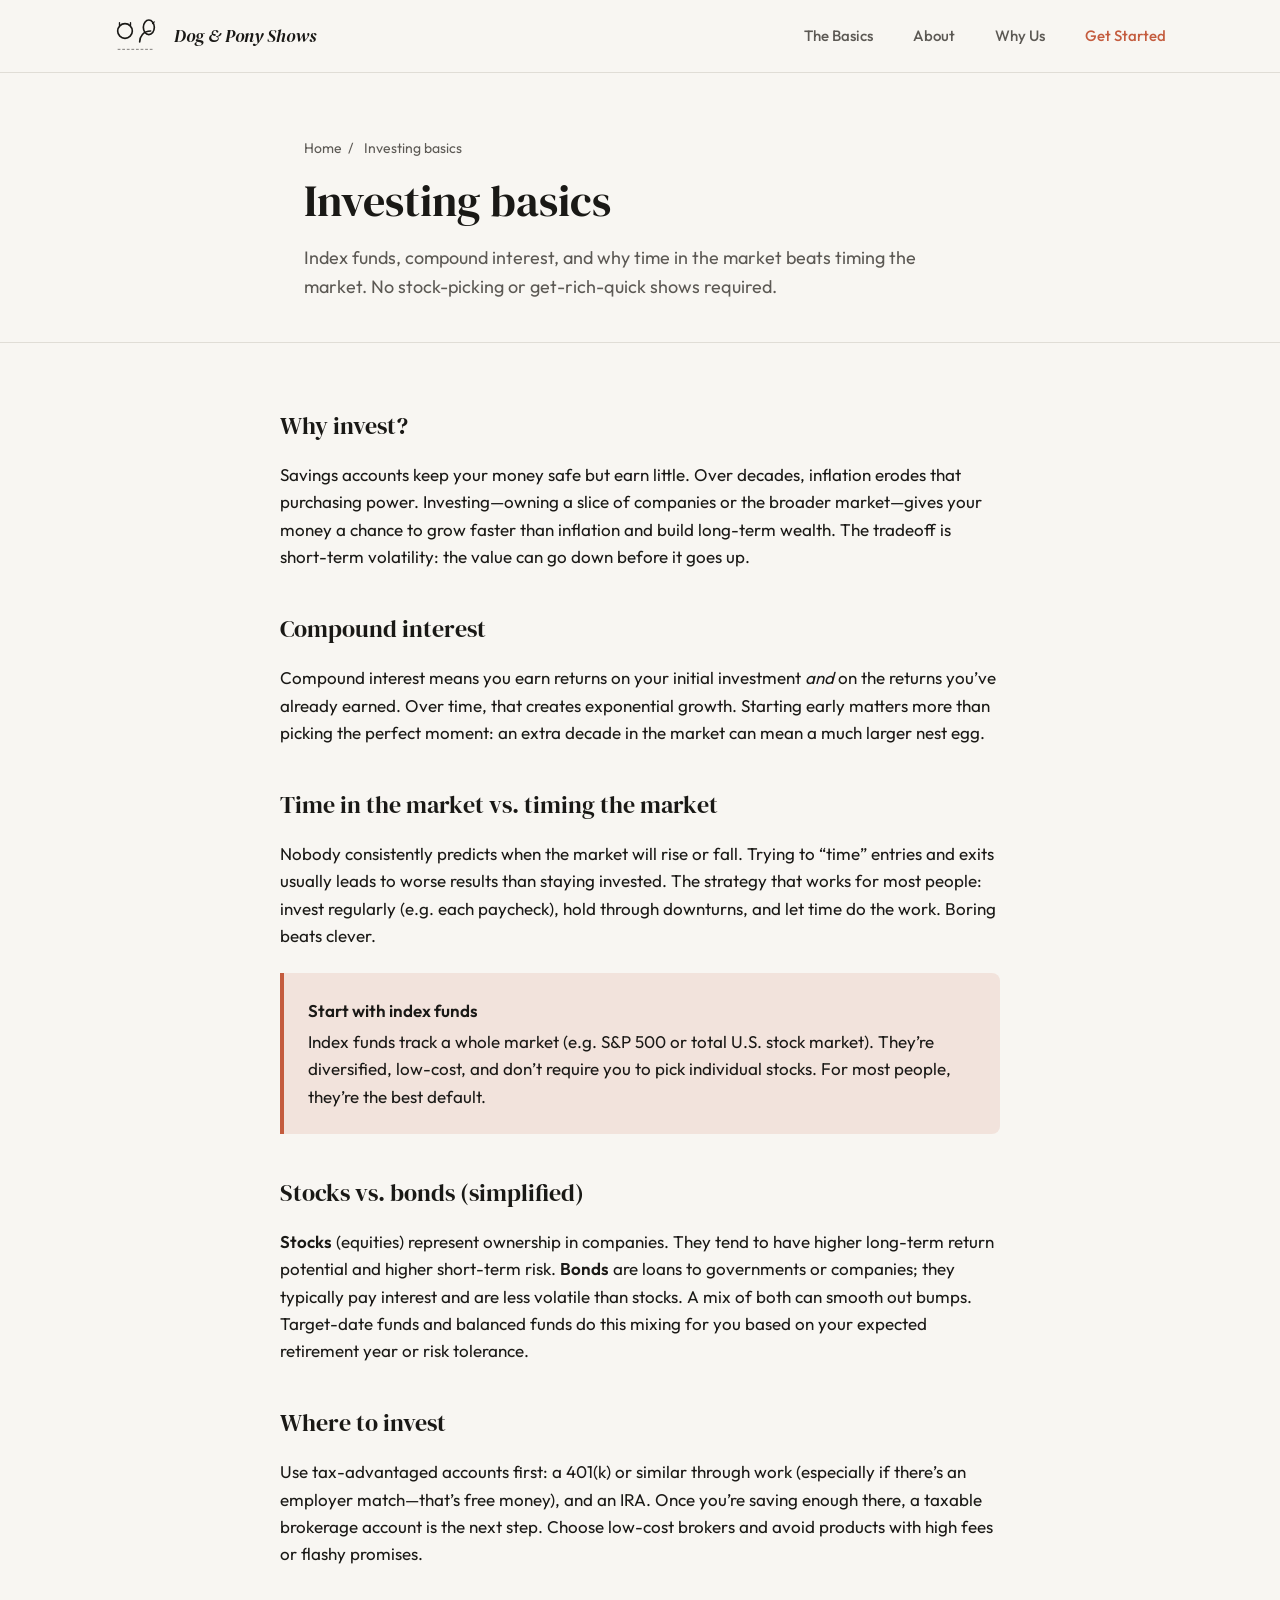
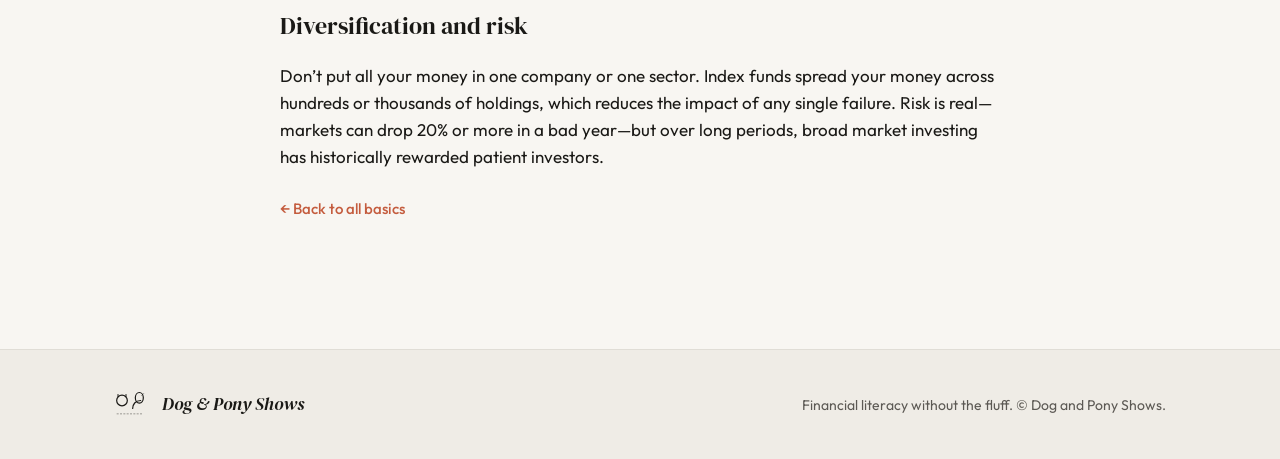
<file: investing.html>
<!DOCTYPE html>
<html lang="en">
<head>
  <meta charset="UTF-8">
  <meta name="viewport" content="width=device-width, initial-scale=1.0">
  <title>Investing Basics | Dog & Pony Shows</title>
  <meta name="description" content="Index funds, compound interest, and why time in the market beats timing the market. No stock-picking required.">
  <link rel="icon" type="image/svg+xml" href="favicon.svg">
  <link rel="preconnect" href="https://fonts.googleapis.com">
  <link rel="preconnect" href="https://fonts.gstatic.com" crossorigin>
  <link href="https://fonts.googleapis.com/css2?family=DM+Serif+Display:ital@0;1&family=Outfit:wght@300;400;500;600;700&display=swap" rel="stylesheet">
  <link rel="stylesheet" href="styles.css">
</head>
<body>
  <header class="site-header">
    <div class="container header-inner">
      <a href="index.html" class="logo" aria-label="Dog and Pony Shows Home">
        <svg class="logo-mark" viewBox="0 0 48 40" fill="none" xmlns="http://www.w3.org/2000/svg" aria-hidden="true">
          <circle cx="12" cy="14" r="8" stroke="currentColor" stroke-width="1.8"/>
          <path d="M6 8v-3M18 8v-3" stroke="currentColor" stroke-width="1.5" stroke-linecap="round"/>
          <path d="M28 26c0-6 4-12 12-12" stroke="currentColor" stroke-width="1.8" stroke-linecap="round"/>
          <ellipse cx="38" cy="10" rx="6" ry="8" stroke="currentColor" stroke-width="1.8"/>
          <path d="M42 6l2-2" stroke="currentColor" stroke-width="1.2" stroke-linecap="round"/>
          <path d="M4 34h40" stroke="currentColor" stroke-width="1" stroke-dasharray="3 2" opacity="0.6"/>
        </svg>
        <span class="logo-text">Dog & Pony Shows</span>
      </a>
      <nav class="nav">
        <a href="index.html#basics">The Basics</a>
        <a href="index.html#about-me">About</a>
        <a href="index.html#about">Why Us</a>
        <a href="index.html#start" class="nav-cta">Get Started</a>
      </nav>
    </div>
  </header>

  <main>
    <section class="page-hero">
      <div class="container">
        <nav class="breadcrumb">
          <a href="index.html">Home</a><span>/</span><span>Investing basics</span>
        </nav>
        <h1 class="page-title">Investing basics</h1>
        <p class="page-intro">Index funds, compound interest, and why time in the market beats timing the market. No stock-picking or get-rich-quick shows required.</p>
      </div>
    </section>

    <article class="article-body container">
      <h2>Why invest?</h2>
      <p>Savings accounts keep your money safe but earn little. Over decades, inflation erodes that purchasing power. Investing—owning a slice of companies or the broader market—gives your money a chance to grow faster than inflation and build long-term wealth. The tradeoff is short-term volatility: the value can go down before it goes up.</p>

      <h2>Compound interest</h2>
      <p>Compound interest means you earn returns on your initial investment <em>and</em> on the returns you’ve already earned. Over time, that creates exponential growth. Starting early matters more than picking the perfect moment: an extra decade in the market can mean a much larger nest egg.</p>

      <h2>Time in the market vs. timing the market</h2>
      <p>Nobody consistently predicts when the market will rise or fall. Trying to “time” entries and exits usually leads to worse results than staying invested. The strategy that works for most people: invest regularly (e.g. each paycheck), hold through downturns, and let time do the work. Boring beats clever.</p>

      <div class="tip">
        <strong>Start with index funds</strong>
        Index funds track a whole market (e.g. S&P 500 or total U.S. stock market). They’re diversified, low-cost, and don’t require you to pick individual stocks. For most people, they’re the best default.
      </div>

      <h2>Stocks vs. bonds (simplified)</h2>
      <p><strong>Stocks</strong> (equities) represent ownership in companies. They tend to have higher long-term return potential and higher short-term risk. <strong>Bonds</strong> are loans to governments or companies; they typically pay interest and are less volatile than stocks. A mix of both can smooth out bumps. Target-date funds and balanced funds do this mixing for you based on your expected retirement year or risk tolerance.</p>

      <h2>Where to invest</h2>
      <p>Use tax-advantaged accounts first: a 401(k) or similar through work (especially if there’s an employer match—that’s free money), and an IRA. Once you’re saving enough there, a taxable brokerage account is the next step. Choose low-cost brokers and avoid products with high fees or flashy promises.</p>

      <h2>Diversification and risk</h2>
      <p>Don’t put all your money in one company or one sector. Index funds spread your money across hundreds or thousands of holdings, which reduces the impact of any single failure. Risk is real—markets can drop 20% or more in a bad year—but over long periods, broad market investing has historically rewarded patient investors.</p>

      <p><a href="index.html#basics" class="back-link">← Back to all basics</a></p>
    </article>
  </main>

  <footer class="site-footer">
    <div class="container footer-inner">
      <a href="index.html" class="logo logo-footer">
        <svg class="logo-mark" viewBox="0 0 48 40" fill="none" xmlns="http://www.w3.org/2000/svg" aria-hidden="true">
          <circle cx="12" cy="14" r="8" stroke="currentColor" stroke-width="1.8"/>
          <path d="M6 8v-3M18 8v-3" stroke="currentColor" stroke-width="1.5" stroke-linecap="round"/>
          <path d="M28 26c0-6 4-12 12-12" stroke="currentColor" stroke-width="1.8" stroke-linecap="round"/>
          <ellipse cx="38" cy="10" rx="6" ry="8" stroke="currentColor" stroke-width="1.8"/>
          <path d="M42 6l2-2" stroke="currentColor" stroke-width="1.2" stroke-linecap="round"/>
          <path d="M4 34h40" stroke="currentColor" stroke-width="1" stroke-dasharray="3 2" opacity="0.6"/>
        </svg>
        <span class="logo-text">Dog & Pony Shows</span>
      </a>
      <p class="footer-tagline">Financial literacy without the fluff. &copy; Dog and Pony Shows.</p>
    </div>
  </footer>
</body>
</html>
</file>
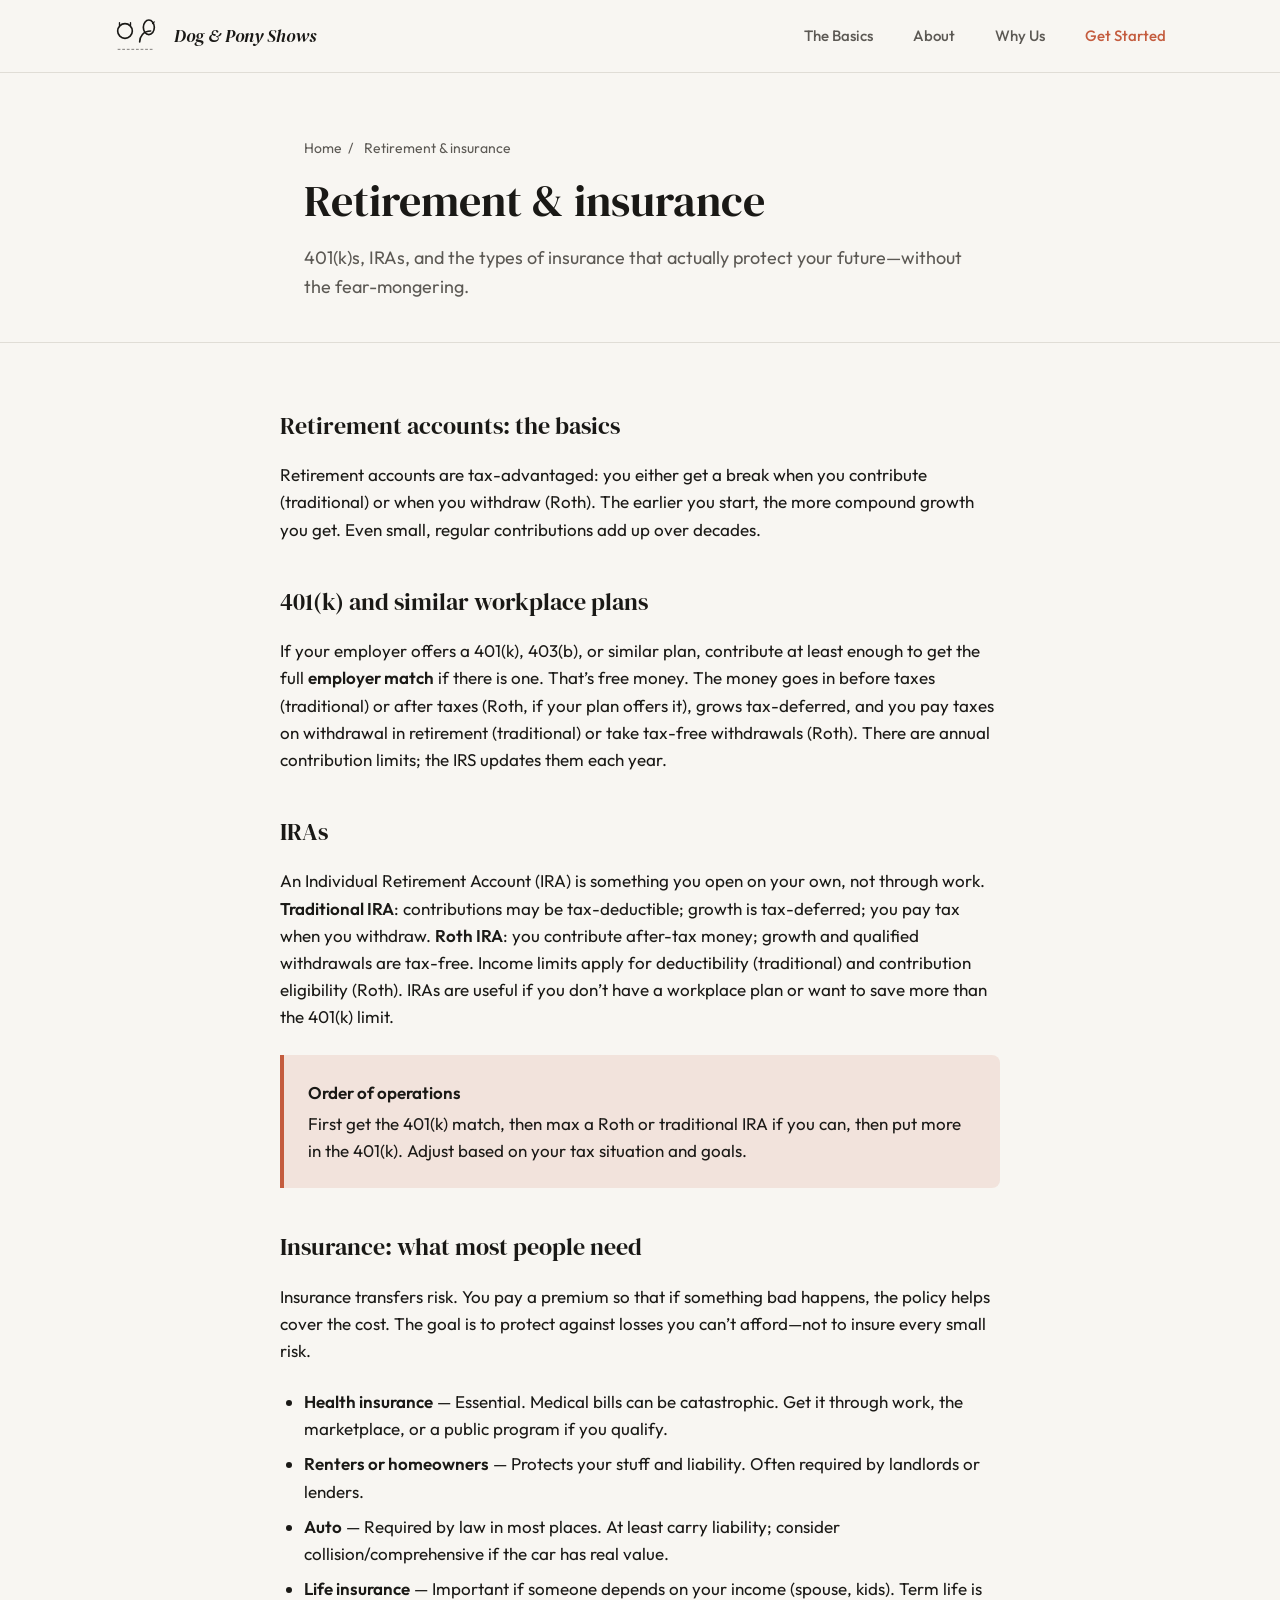
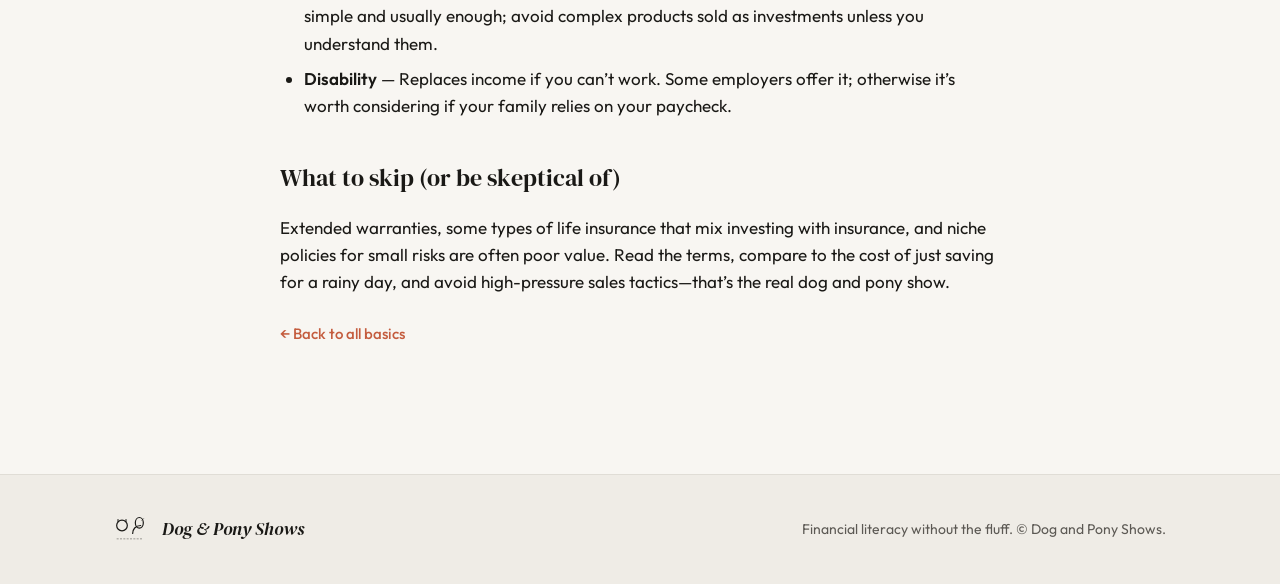
<file: retirement-insurance.html>
<!DOCTYPE html>
<html lang="en">
<head>
  <meta charset="UTF-8">
  <meta name="viewport" content="width=device-width, initial-scale=1.0">
  <title>Retirement & Insurance | Dog & Pony Shows</title>
  <meta name="description" content="401(k)s, IRAs, and the types of insurance that protect your future—without the fear-mongering.">
  <link rel="icon" type="image/svg+xml" href="favicon.svg">
  <link rel="preconnect" href="https://fonts.googleapis.com">
  <link rel="preconnect" href="https://fonts.gstatic.com" crossorigin>
  <link href="https://fonts.googleapis.com/css2?family=DM+Serif+Display:ital@0;1&family=Outfit:wght@300;400;500;600;700&display=swap" rel="stylesheet">
  <link rel="stylesheet" href="styles.css">
</head>
<body>
  <header class="site-header">
    <div class="container header-inner">
      <a href="index.html" class="logo" aria-label="Dog and Pony Shows Home">
        <svg class="logo-mark" viewBox="0 0 48 40" fill="none" xmlns="http://www.w3.org/2000/svg" aria-hidden="true">
          <circle cx="12" cy="14" r="8" stroke="currentColor" stroke-width="1.8"/>
          <path d="M6 8v-3M18 8v-3" stroke="currentColor" stroke-width="1.5" stroke-linecap="round"/>
          <path d="M28 26c0-6 4-12 12-12" stroke="currentColor" stroke-width="1.8" stroke-linecap="round"/>
          <ellipse cx="38" cy="10" rx="6" ry="8" stroke="currentColor" stroke-width="1.8"/>
          <path d="M42 6l2-2" stroke="currentColor" stroke-width="1.2" stroke-linecap="round"/>
          <path d="M4 34h40" stroke="currentColor" stroke-width="1" stroke-dasharray="3 2" opacity="0.6"/>
        </svg>
        <span class="logo-text">Dog & Pony Shows</span>
      </a>
      <nav class="nav">
        <a href="index.html#basics">The Basics</a>
        <a href="index.html#about-me">About</a>
        <a href="index.html#about">Why Us</a>
        <a href="index.html#start" class="nav-cta">Get Started</a>
      </nav>
    </div>
  </header>

  <main>
    <section class="page-hero">
      <div class="container">
        <nav class="breadcrumb">
          <a href="index.html">Home</a><span>/</span><span>Retirement & insurance</span>
        </nav>
        <h1 class="page-title">Retirement & insurance</h1>
        <p class="page-intro">401(k)s, IRAs, and the types of insurance that actually protect your future—without the fear-mongering.</p>
      </div>
    </section>

    <article class="article-body container">
      <h2>Retirement accounts: the basics</h2>
      <p>Retirement accounts are tax-advantaged: you either get a break when you contribute (traditional) or when you withdraw (Roth). The earlier you start, the more compound growth you get. Even small, regular contributions add up over decades.</p>

      <h2>401(k) and similar workplace plans</h2>
      <p>If your employer offers a 401(k), 403(b), or similar plan, contribute at least enough to get the full <strong>employer match</strong> if there is one. That’s free money. The money goes in before taxes (traditional) or after taxes (Roth, if your plan offers it), grows tax-deferred, and you pay taxes on withdrawal in retirement (traditional) or take tax-free withdrawals (Roth). There are annual contribution limits; the IRS updates them each year.</p>

      <h2>IRAs</h2>
      <p>An Individual Retirement Account (IRA) is something you open on your own, not through work. <strong>Traditional IRA</strong>: contributions may be tax-deductible; growth is tax-deferred; you pay tax when you withdraw. <strong>Roth IRA</strong>: you contribute after-tax money; growth and qualified withdrawals are tax-free. Income limits apply for deductibility (traditional) and contribution eligibility (Roth). IRAs are useful if you don’t have a workplace plan or want to save more than the 401(k) limit.</p>

      <div class="tip">
        <strong>Order of operations</strong>
        First get the 401(k) match, then max a Roth or traditional IRA if you can, then put more in the 401(k). Adjust based on your tax situation and goals.
      </div>

      <h2>Insurance: what most people need</h2>
      <p>Insurance transfers risk. You pay a premium so that if something bad happens, the policy helps cover the cost. The goal is to protect against losses you can’t afford—not to insure every small risk.</p>

      <ul>
        <li><strong>Health insurance</strong> — Essential. Medical bills can be catastrophic. Get it through work, the marketplace, or a public program if you qualify.</li>
        <li><strong>Renters or homeowners</strong> — Protects your stuff and liability. Often required by landlords or lenders.</li>
        <li><strong>Auto</strong> — Required by law in most places. At least carry liability; consider collision/comprehensive if the car has real value.</li>
        <li><strong>Life insurance</strong> — Important if someone depends on your income (spouse, kids). Term life is simple and usually enough; avoid complex products sold as investments unless you understand them.</li>
        <li><strong>Disability</strong> — Replaces income if you can’t work. Some employers offer it; otherwise it’s worth considering if your family relies on your paycheck.</li>
      </ul>

      <h2>What to skip (or be skeptical of)</h2>
      <p>Extended warranties, some types of life insurance that mix investing with insurance, and niche policies for small risks are often poor value. Read the terms, compare to the cost of just saving for a rainy day, and avoid high-pressure sales tactics—that’s the real dog and pony show.</p>

      <p><a href="index.html#basics" class="back-link">← Back to all basics</a></p>
    </article>
  </main>

  <footer class="site-footer">
    <div class="container footer-inner">
      <a href="index.html" class="logo logo-footer">
        <svg class="logo-mark" viewBox="0 0 48 40" fill="none" xmlns="http://www.w3.org/2000/svg" aria-hidden="true">
          <circle cx="12" cy="14" r="8" stroke="currentColor" stroke-width="1.8"/>
          <path d="M6 8v-3M18 8v-3" stroke="currentColor" stroke-width="1.5" stroke-linecap="round"/>
          <path d="M28 26c0-6 4-12 12-12" stroke="currentColor" stroke-width="1.8" stroke-linecap="round"/>
          <ellipse cx="38" cy="10" rx="6" ry="8" stroke="currentColor" stroke-width="1.8"/>
          <path d="M42 6l2-2" stroke="currentColor" stroke-width="1.2" stroke-linecap="round"/>
          <path d="M4 34h40" stroke="currentColor" stroke-width="1" stroke-dasharray="3 2" opacity="0.6"/>
        </svg>
        <span class="logo-text">Dog & Pony Shows</span>
      </a>
      <p class="footer-tagline">Financial literacy without the fluff. &copy; Dog and Pony Shows.</p>
    </div>
  </footer>
</body>
</html>
</file>
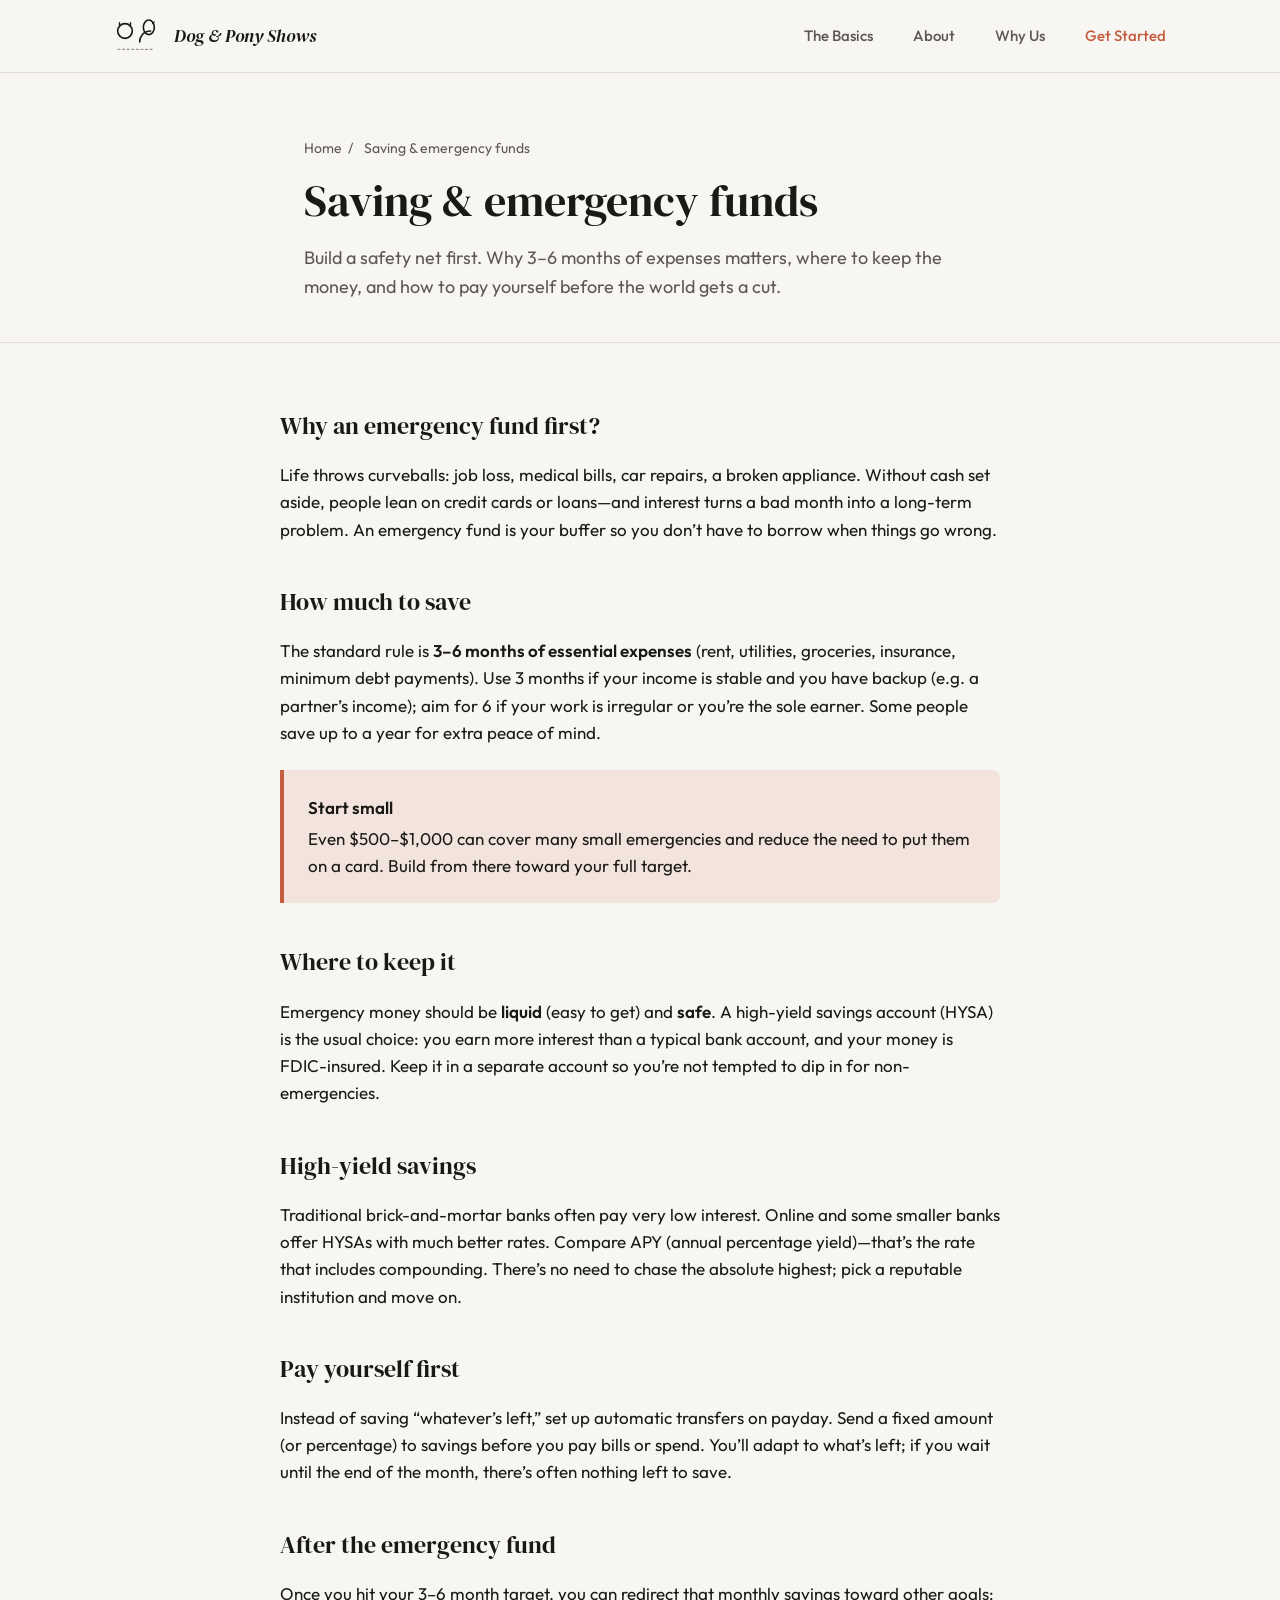
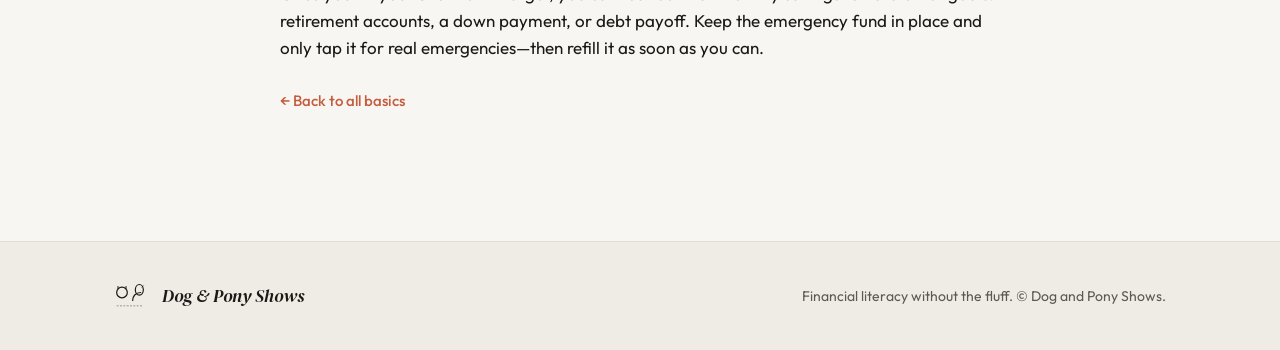
<file: saving.html>
<!DOCTYPE html>
<html lang="en">
<head>
  <meta charset="UTF-8">
  <meta name="viewport" content="width=device-width, initial-scale=1.0">
  <title>Saving & Emergency Funds | Dog & Pony Shows</title>
  <meta name="description" content="Why 3–6 months of expenses matters, high-yield savings, and paying yourself before the world gets a cut.">
  <link rel="icon" type="image/svg+xml" href="favicon.svg">
  <link rel="preconnect" href="https://fonts.googleapis.com">
  <link rel="preconnect" href="https://fonts.gstatic.com" crossorigin>
  <link href="https://fonts.googleapis.com/css2?family=DM+Serif+Display:ital@0;1&family=Outfit:wght@300;400;500;600;700&display=swap" rel="stylesheet">
  <link rel="stylesheet" href="styles.css">
</head>
<body>
  <header class="site-header">
    <div class="container header-inner">
      <a href="index.html" class="logo" aria-label="Dog and Pony Shows Home">
        <svg class="logo-mark" viewBox="0 0 48 40" fill="none" xmlns="http://www.w3.org/2000/svg" aria-hidden="true">
          <circle cx="12" cy="14" r="8" stroke="currentColor" stroke-width="1.8"/>
          <path d="M6 8v-3M18 8v-3" stroke="currentColor" stroke-width="1.5" stroke-linecap="round"/>
          <path d="M28 26c0-6 4-12 12-12" stroke="currentColor" stroke-width="1.8" stroke-linecap="round"/>
          <ellipse cx="38" cy="10" rx="6" ry="8" stroke="currentColor" stroke-width="1.8"/>
          <path d="M42 6l2-2" stroke="currentColor" stroke-width="1.2" stroke-linecap="round"/>
          <path d="M4 34h40" stroke="currentColor" stroke-width="1" stroke-dasharray="3 2" opacity="0.6"/>
        </svg>
        <span class="logo-text">Dog & Pony Shows</span>
      </a>
      <nav class="nav">
        <a href="index.html#basics">The Basics</a>
        <a href="index.html#about-me">About</a>
        <a href="index.html#about">Why Us</a>
        <a href="index.html#start" class="nav-cta">Get Started</a>
      </nav>
    </div>
  </header>

  <main>
    <section class="page-hero">
      <div class="container">
        <nav class="breadcrumb">
          <a href="index.html">Home</a><span>/</span><span>Saving & emergency funds</span>
        </nav>
        <h1 class="page-title">Saving & emergency funds</h1>
        <p class="page-intro">Build a safety net first. Why 3–6 months of expenses matters, where to keep the money, and how to pay yourself before the world gets a cut.</p>
      </div>
    </section>

    <article class="article-body container">
      <h2>Why an emergency fund first?</h2>
      <p>Life throws curveballs: job loss, medical bills, car repairs, a broken appliance. Without cash set aside, people lean on credit cards or loans—and interest turns a bad month into a long-term problem. An emergency fund is your buffer so you don’t have to borrow when things go wrong.</p>

      <h2>How much to save</h2>
      <p>The standard rule is <strong>3–6 months of essential expenses</strong> (rent, utilities, groceries, insurance, minimum debt payments). Use 3 months if your income is stable and you have backup (e.g. a partner’s income); aim for 6 if your work is irregular or you’re the sole earner. Some people save up to a year for extra peace of mind.</p>

      <div class="tip">
        <strong>Start small</strong>
        Even $500–$1,000 can cover many small emergencies and reduce the need to put them on a card. Build from there toward your full target.
      </div>

      <h2>Where to keep it</h2>
      <p>Emergency money should be <strong>liquid</strong> (easy to get) and <strong>safe</strong>. A high-yield savings account (HYSA) is the usual choice: you earn more interest than a typical bank account, and your money is FDIC-insured. Keep it in a separate account so you’re not tempted to dip in for non-emergencies.</p>

      <h2>High-yield savings</h2>
      <p>Traditional brick-and-mortar banks often pay very low interest. Online and some smaller banks offer HYSAs with much better rates. Compare APY (annual percentage yield)—that’s the rate that includes compounding. There’s no need to chase the absolute highest; pick a reputable institution and move on.</p>

      <h2>Pay yourself first</h2>
      <p>Instead of saving “whatever’s left,” set up automatic transfers on payday. Send a fixed amount (or percentage) to savings before you pay bills or spend. You’ll adapt to what’s left; if you wait until the end of the month, there’s often nothing left to save.</p>

      <h2>After the emergency fund</h2>
      <p>Once you hit your 3–6 month target, you can redirect that monthly savings toward other goals: retirement accounts, a down payment, or debt payoff. Keep the emergency fund in place and only tap it for real emergencies—then refill it as soon as you can.</p>

      <p><a href="index.html#basics" class="back-link">← Back to all basics</a></p>
    </article>
  </main>

  <footer class="site-footer">
    <div class="container footer-inner">
      <a href="index.html" class="logo logo-footer">
        <svg class="logo-mark" viewBox="0 0 48 40" fill="none" xmlns="http://www.w3.org/2000/svg" aria-hidden="true">
          <circle cx="12" cy="14" r="8" stroke="currentColor" stroke-width="1.8"/>
          <path d="M6 8v-3M18 8v-3" stroke="currentColor" stroke-width="1.5" stroke-linecap="round"/>
          <path d="M28 26c0-6 4-12 12-12" stroke="currentColor" stroke-width="1.8" stroke-linecap="round"/>
          <ellipse cx="38" cy="10" rx="6" ry="8" stroke="currentColor" stroke-width="1.8"/>
          <path d="M42 6l2-2" stroke="currentColor" stroke-width="1.2" stroke-linecap="round"/>
          <path d="M4 34h40" stroke="currentColor" stroke-width="1" stroke-dasharray="3 2" opacity="0.6"/>
        </svg>
        <span class="logo-text">Dog & Pony Shows</span>
      </a>
      <p class="footer-tagline">Financial literacy without the fluff. &copy; Dog and Pony Shows.</p>
    </div>
  </footer>
</body>
</html>
</file>
<file: styles.css>
/* ============================================
   Dog & Pony Shows — Financial Literacy
   Professional, distinctive, no fluff
   ============================================ */

:root {
  --color-bg: #f8f6f2;
  --color-bg-alt: #efece6;
  --color-text: #1a1916;
  --color-text-muted: #5c5954;
  --color-accent: #c45c3e;
  --color-accent-hover: #a84a2f;
  --color-accent-soft: rgba(196, 92, 62, 0.12);
  --color-border: #e0ddd6;
  --font-display: 'DM Serif Display', Georgia, serif;
  --font-body: 'Outfit', -apple-system, BlinkMacSystemFont, sans-serif;
  --space-xs: 0.5rem;
  --space-sm: 1rem;
  --space-md: 1.5rem;
  --space-lg: 2.5rem;
  --space-xl: 4rem;
  --space-2xl: 6rem;
  --radius: 8px;
  --radius-lg: 12px;
  --shadow: 0 4px 20px rgba(26, 25, 22, 0.06);
  --shadow-hover: 0 8px 32px rgba(26, 25, 22, 0.1);
}

*,
*::before,
*::after {
  box-sizing: border-box;
}

html {
  scroll-behavior: smooth;
}

body {
  margin: 0;
  font-family: var(--font-body);
  font-size: 1.0625rem;
  line-height: 1.6;
  color: var(--color-text);
  background-color: var(--color-bg);
}

.container {
  width: 100%;
  max-width: 1100px;
  margin: 0 auto;
  padding: 0 var(--space-md);
}

/* ----- Header ----- */
.site-header {
  position: sticky;
  top: 0;
  z-index: 100;
  background: rgba(248, 246, 242, 0.92);
  backdrop-filter: blur(10px);
  border-bottom: 1px solid var(--color-border);
}

.header-inner {
  display: flex;
  align-items: center;
  justify-content: space-between;
  height: 72px;
}

.logo {
  display: inline-flex;
  align-items: center;
  gap: var(--space-sm);
  text-decoration: none;
  color: var(--color-text);
  font-weight: 600;
  font-size: 1.125rem;
  transition: color 0.2s;
}

.logo:hover {
  color: var(--color-accent);
}

.logo-mark {
  width: 44px;
  height: 37px;
  flex-shrink: 0;
}

.logo-text {
  font-family: var(--font-display);
  font-weight: 400;
  font-style: italic;
}

.nav {
  display: flex;
  align-items: center;
  gap: var(--space-lg);
}

.nav a {
  color: var(--color-text-muted);
  text-decoration: none;
  font-weight: 500;
  font-size: 0.9375rem;
  transition: color 0.2s;
}

.nav a:hover {
  color: var(--color-text);
}

.nav-cta {
  color: var(--color-accent) !important;
}

.nav-cta:hover {
  color: var(--color-accent-hover) !important;
}

/* ----- Hero ----- */
.hero {
  position: relative;
  padding: var(--space-2xl) 0;
  overflow: hidden;
}

.hero-inner {
  position: relative;
  z-index: 1;
}

.hero-tagline {
  font-size: 0.875rem;
  font-weight: 600;
  text-transform: uppercase;
  letter-spacing: 0.12em;
  color: var(--color-accent);
  margin: 0 0 var(--space-sm);
}

.hero-title {
  font-family: var(--font-display);
  font-size: clamp(2.25rem, 5vw, 3.5rem);
  font-weight: 400;
  line-height: 1.15;
  margin: 0 0 var(--space-md);
  max-width: 14ch;
}

.hero-desc {
  font-size: 1.1875rem;
  color: var(--color-text-muted);
  max-width: 42ch;
  margin: 0 0 var(--space-lg);
}

.btn {
  display: inline-block;
  padding: 0.875rem 1.75rem;
  font-family: var(--font-body);
  font-size: 1rem;
  font-weight: 600;
  text-decoration: none;
  border-radius: var(--radius);
  transition: background 0.2s, color 0.2s, transform 0.15s;
}

.btn-primary {
  background: var(--color-accent);
  color: #fff;
  border: none;
}

.btn-primary:hover {
  background: var(--color-accent-hover);
  transform: translateY(-1px);
}

.btn-secondary {
  background: transparent;
  color: var(--color-accent);
  border: 2px solid var(--color-accent);
}

.btn-secondary:hover {
  background: var(--color-accent-soft);
  transform: translateY(-1px);
}

.hero-accent {
  position: absolute;
  bottom: -20%;
  right: -10%;
  width: 55%;
  max-width: 500px;
  height: 70%;
  background: radial-gradient(ellipse at center, var(--color-accent-soft) 0%, transparent 70%);
  pointer-events: none;
}

/* ----- Social proof ----- */
.social-proof {
  padding: var(--space-xl) 0;
  background: var(--color-bg-alt);
  border-top: 1px solid var(--color-border);
  border-bottom: 1px solid var(--color-border);
}

.social-proof-text {
  text-align: center;
  font-size: 0.9375rem;
  color: var(--color-text-muted);
  margin: 0 0 var(--space-md);
}

.stat-row {
  display: flex;
  justify-content: center;
  gap: var(--space-xl);
  flex-wrap: wrap;
}

.stat {
  display: flex;
  flex-direction: column;
  align-items: center;
  gap: var(--space-xs);
}

.stat-num {
  font-family: var(--font-display);
  font-size: 2rem;
  font-weight: 400;
  color: var(--color-accent);
  line-height: 1;
}

.stat-label {
  font-size: 0.8125rem;
  color: var(--color-text-muted);
  text-transform: uppercase;
  letter-spacing: 0.06em;
}

/* ----- Basics (cards) ----- */
.basics {
  padding: var(--space-2xl) 0;
}

.section-title {
  font-family: var(--font-display);
  font-size: clamp(1.75rem, 3vw, 2.25rem);
  font-weight: 400;
  margin: 0 0 var(--space-xs);
}

.section-subtitle {
  color: var(--color-text-muted);
  margin: 0 0 var(--space-xl);
  max-width: 40ch;
}

.cards {
  display: grid;
  grid-template-columns: repeat(auto-fill, minmax(320px, 1fr));
  gap: var(--space-md);
  grid-auto-rows: 1fr;
}

.card-link {
  text-decoration: none;
  color: inherit;
  display: block;
  min-height: 100%;
}

.card {
  background: #fff;
  border: 1px solid var(--color-border);
  border-radius: var(--radius-lg);
  padding: var(--space-lg);
  transition: box-shadow 0.2s, border-color 0.2s;
  height: 100%;
  min-height: 220px;
  display: flex;
  flex-direction: column;
}

.card-link:hover .card {
  box-shadow: var(--shadow-hover);
  border-color: var(--color-accent);
}

.card:hover {
  box-shadow: var(--shadow-hover);
  border-color: var(--color-accent);
}

.card-icon {
  font-size: 1.75rem;
  margin-bottom: var(--space-sm);
}

.card h3 {
  font-family: var(--font-display);
  font-size: 1.25rem;
  font-weight: 400;
  margin: 0 0 var(--space-sm);
}

.card p {
  margin: 0;
  font-size: 0.9375rem;
  color: var(--color-text-muted);
  line-height: 1.55;
  flex: 1;
}

/* ----- About me ----- */
.about-me {
  padding: var(--space-2xl) 0;
  background: #fff;
  border-top: 1px solid var(--color-border);
}

.about-me-inner {
  display: grid;
  grid-template-columns: 320px 1fr;
  gap: var(--space-xl);
  align-items: center;
  max-width: 900px;
}

.about-me-photo {
  position: relative;
  aspect-ratio: 1;
  max-width: 320px;
  border-radius: var(--radius-lg);
  overflow: hidden;
  background: var(--color-bg-alt);
}

.about-me-photo img {
  width: 100%;
  height: 100%;
  object-fit: cover;
  display: block;
}

.about-me-content h2 {
  font-family: var(--font-display);
  font-size: 1.75rem;
  font-weight: 400;
  margin: 0 0 var(--space-md);
}

.about-me-content p {
  margin: 0 0 var(--space-md);
  color: var(--color-text-muted);
  line-height: 1.6;
}

.about-me-content p:last-child {
  margin-bottom: 0;
}

/* ----- About ----- */
.about {
  padding: var(--space-2xl) 0;
  background: var(--color-bg-alt);
}

.about-inner {
  display: grid;
  gap: var(--space-xl);
}

.about-content h2 {
  font-family: var(--font-display);
  font-size: 1.75rem;
  font-weight: 400;
  margin: 0 0 var(--space-md);
}

.about-content p {
  margin: 0 0 var(--space-md);
  color: var(--color-text-muted);
  max-width: 55ch;
}

.about-list {
  margin: 0;
  padding-left: 1.25rem;
  color: var(--color-text-muted);
}

.about-list li {
  margin-bottom: var(--space-xs);
}

.pullquote {
  font-family: var(--font-display);
  font-size: 1.5rem;
  font-style: italic;
  line-height: 1.35;
  margin: 0;
  padding: var(--space-lg);
  border-left: 4px solid var(--color-accent);
  background: #fff;
  border-radius: 0 var(--radius) var(--radius) 0;
  color: var(--color-text);
}

/* ----- CTA ----- */
.cta {
  padding: var(--space-2xl) 0;
  text-align: center;
}

.cta h2 {
  font-family: var(--font-display);
  font-size: clamp(1.5rem, 3vw, 2rem);
  font-weight: 400;
  margin: 0 0 var(--space-sm);
}

.cta p {
  color: var(--color-text-muted);
  margin: 0 0 var(--space-lg);
}

/* ----- Footer ----- */
.site-footer {
  padding: var(--space-lg) 0;
  border-top: 1px solid var(--color-border);
  background: var(--color-bg-alt);
}

.footer-inner {
  display: flex;
  flex-wrap: wrap;
  align-items: center;
  justify-content: space-between;
  gap: var(--space-md);
}

.logo-footer .logo-mark {
  width: 32px;
  height: 27px;
}

.footer-tagline {
  font-size: 0.875rem;
  color: var(--color-text-muted);
  margin: 0;
}

/* ----- Article / topic pages ----- */
.page-hero {
  padding: var(--space-xl) 0 var(--space-lg);
  border-bottom: 1px solid var(--color-border);
}

.page-hero .container {
  max-width: 720px;
}

.breadcrumb {
  font-size: 0.875rem;
  margin-bottom: var(--space-sm);
}

.breadcrumb a {
  color: var(--color-text-muted);
  text-decoration: none;
}

.breadcrumb a:hover {
  color: var(--color-accent);
}

.breadcrumb span {
  color: var(--color-text-muted);
  margin: 0 0.35rem;
}

.page-title {
  font-family: var(--font-display);
  font-size: clamp(2rem, 4vw, 2.75rem);
  font-weight: 400;
  margin: 0 0 var(--space-sm);
  line-height: 1.2;
}

.page-intro {
  font-size: 1.125rem;
  color: var(--color-text-muted);
  margin: 0;
  line-height: 1.6;
}

.article-body {
  padding: var(--space-xl) 0;
  max-width: 720px;
  margin: 0 auto;
}

.article-body h2 {
  font-family: var(--font-display);
  font-size: 1.5rem;
  font-weight: 400;
  margin: var(--space-lg) 0 var(--space-sm);
}

.article-body h2:first-child {
  margin-top: 0;
}

.article-body h3 {
  font-size: 1.125rem;
  font-weight: 600;
  margin: var(--space-md) 0 var(--space-xs);
}

.article-body p {
  margin: 0 0 var(--space-md);
  color: var(--color-text);
}

.article-body ul,
.article-body ol {
  margin: 0 0 var(--space-md);
  padding-left: 1.5rem;
}

.article-body li {
  margin-bottom: var(--space-xs);
}

.article-body strong {
  font-weight: 600;
}

.back-link {
  display: inline-flex;
  align-items: center;
  gap: 0.35rem;
  color: var(--color-accent);
  font-weight: 500;
  text-decoration: none;
  font-size: 0.9375rem;
  margin-bottom: var(--space-lg);
}

.back-link:hover {
  color: var(--color-accent-hover);
}

.article-body .tip {
  background: var(--color-accent-soft);
  border-left: 4px solid var(--color-accent);
  padding: var(--space-md);
  border-radius: 0 var(--radius) var(--radius) 0;
  margin: var(--space-md) 0;
}

.article-body .tip strong {
  display: block;
  margin-bottom: 0.25rem;
}

/* ----- Responsive ----- */
@media (max-width: 768px) {
  .nav {
    gap: var(--space-md);
  }

  .nav a:not(.nav-cta) {
    display: none;
  }

  .hero {
    padding: var(--space-xl) 0;
  }

  .stat-row {
    gap: var(--space-lg);
  }

  .about-inner {
    grid-template-columns: 1fr;
  }

  .pullquote {
    font-size: 1.25rem;
  }

  .footer-inner {
    flex-direction: column;
    text-align: center;
  }

  .about-me-inner {
    grid-template-columns: 1fr;
    text-align: center;
  }

  .about-me-photo {
    margin: 0 auto;
  }
}
</file>
